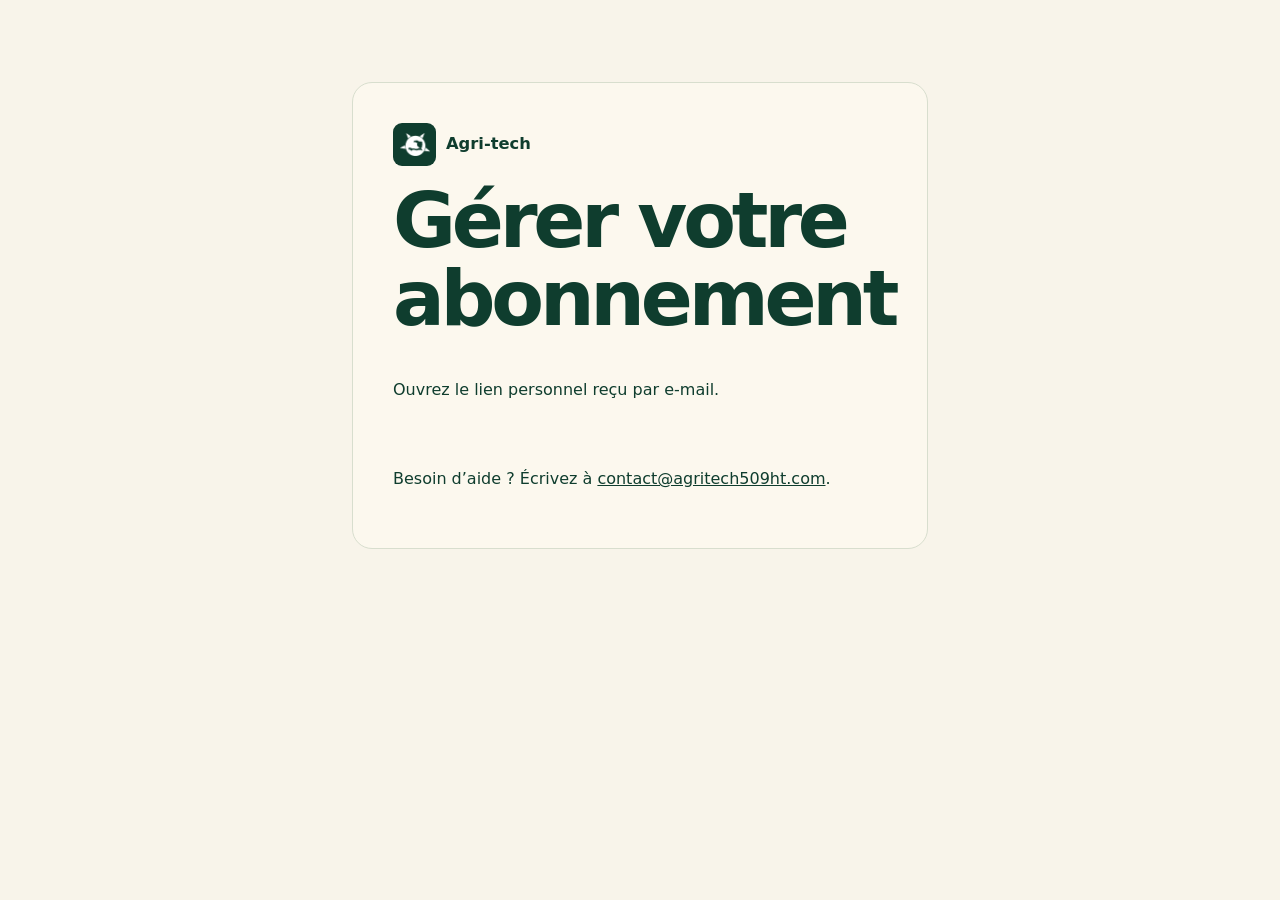
<file: newsletter/index.html>
<!doctype html>
<html lang="fr">
<head>
  <meta charset="utf-8" />
  <meta name="viewport" content="width=device-width, initial-scale=1" />
  <meta name="robots" content="noindex, nofollow" />
  <meta name="referrer" content="no-referrer" />
  <title>Gérer votre abonnement | Agri-tech</title>
  <link rel="stylesheet" href="../css/main.css" />
</head>
<body>
  <main class="section-pad">
    <section class="newsletter-account" aria-labelledby="newsletterActionTitle">
      <a class="newsletter-account-brand" href="../index.html">
        <span class="newsletter-account-brand-mark">
          <img src="../assets/images/logo-agritech.png" alt="" width="127" height="96" />
        </span>
        Agri-tech
      </a>
      <h1 id="newsletterActionTitle">Gérer votre abonnement</h1>
      <p id="newsletterActionDescription">Ouvrez le lien personnel reçu par e-mail.</p>
      <button type="button" class="btn primary" id="newsletterActionSubmit" hidden>Continuer</button>
      <p id="newsletterActionStatus" role="status" aria-live="polite"></p>
      <p>Besoin d’aide ? Écrivez à <a href="mailto:contact@agritech509ht.com">contact@agritech509ht.com</a>.</p>
      <noscript>Activez JavaScript pour gérer votre abonnement.</noscript>
    </section>
  </main>
  <script type="module" src="../js/pages/newsletter-account.js"></script>
</body>
</html>
</file>
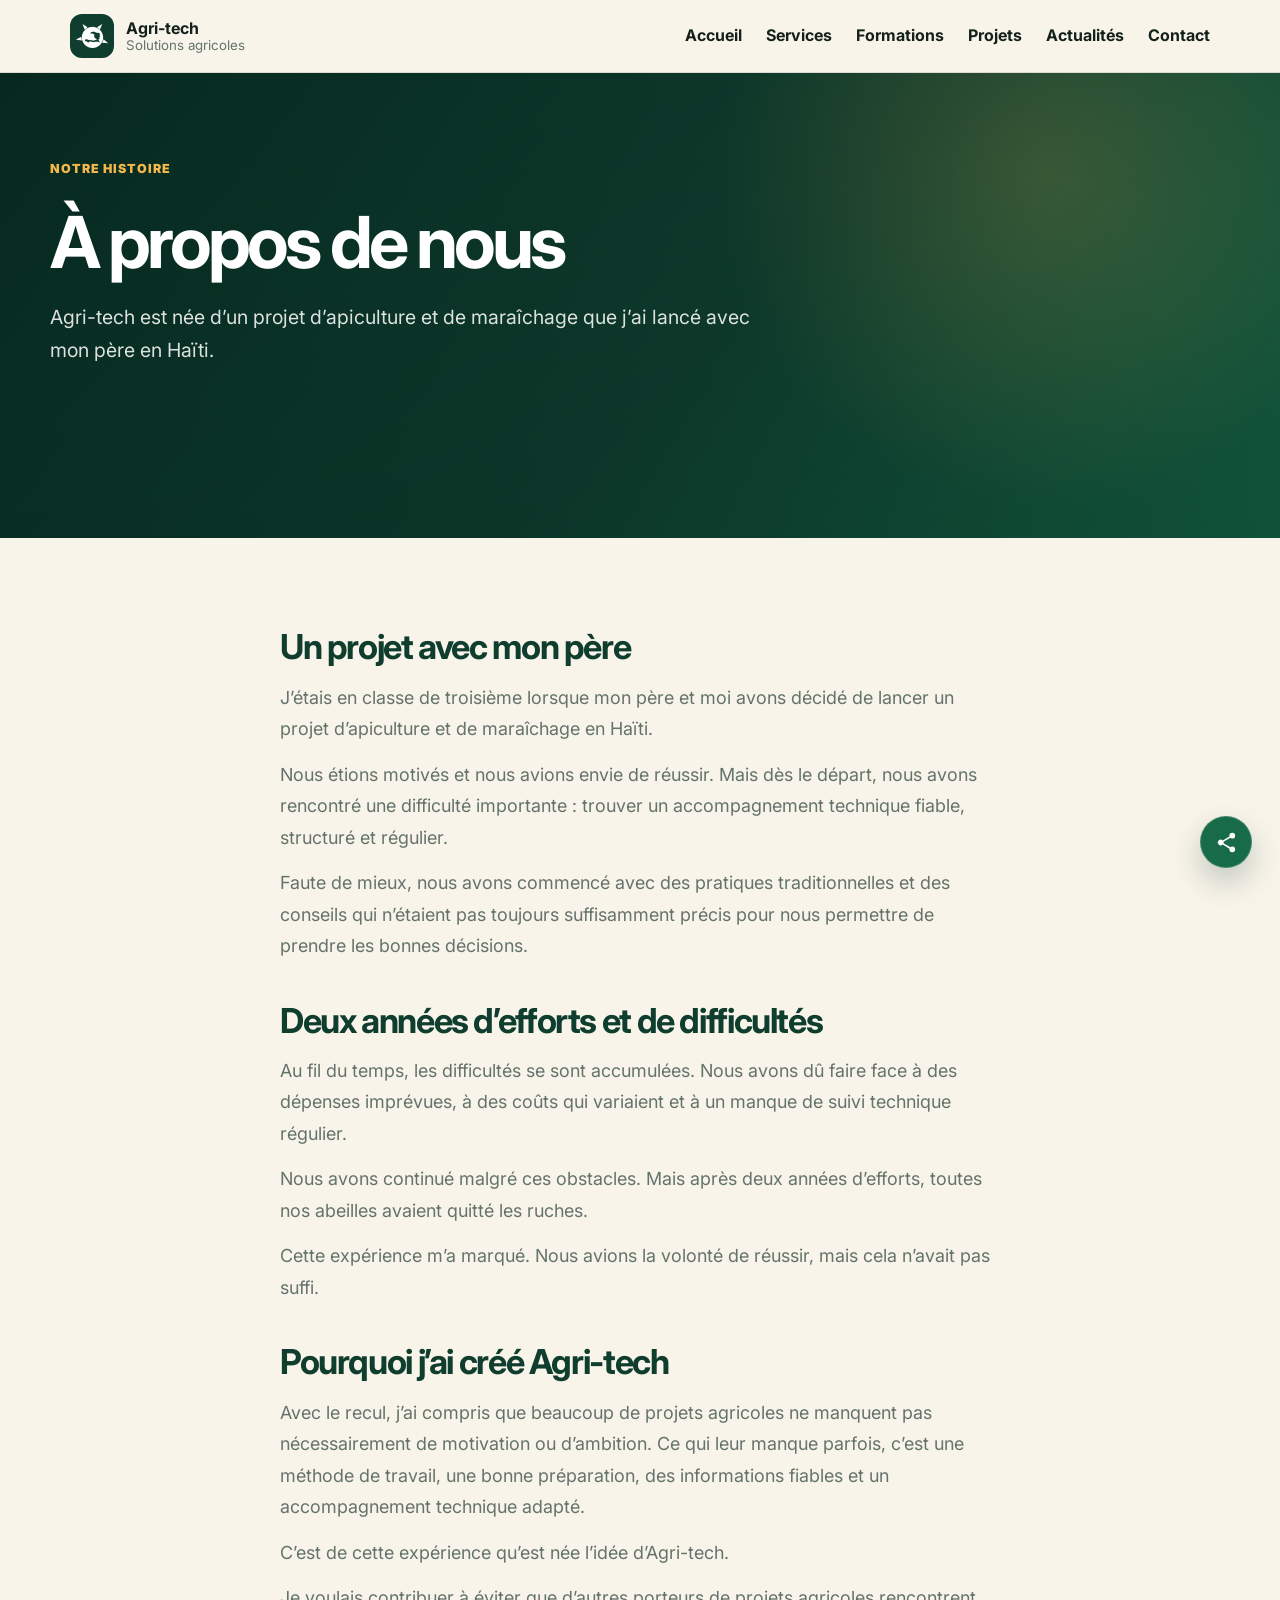
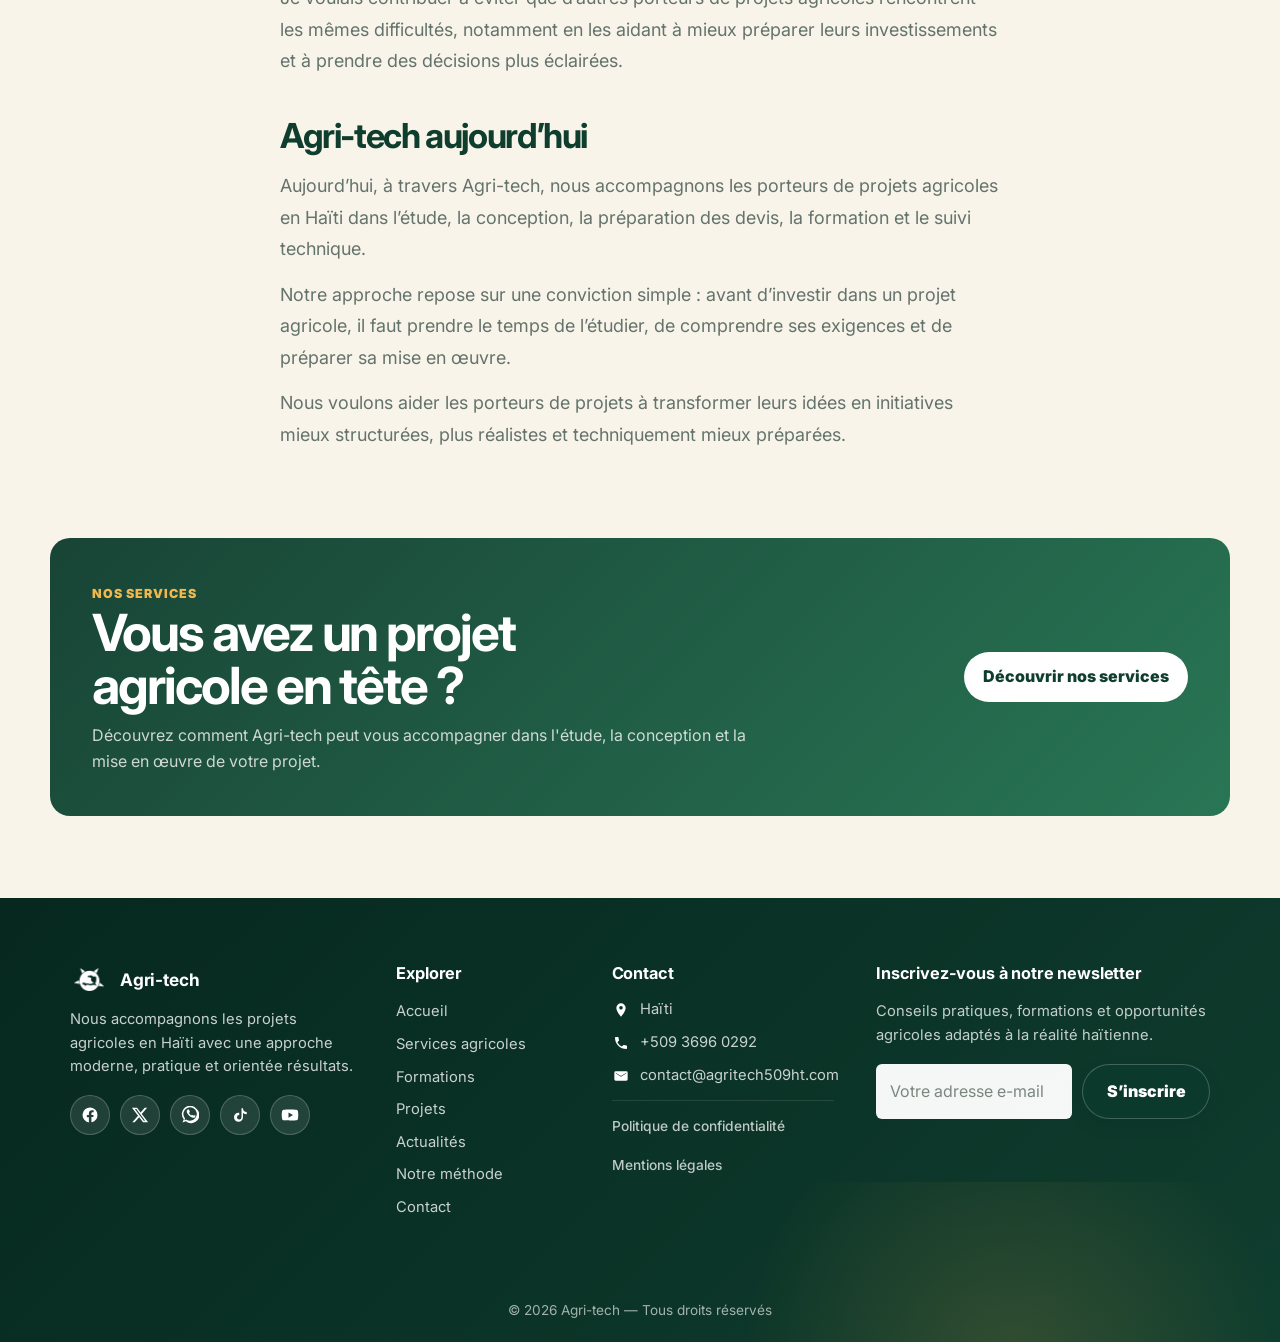
<file: a-propos.html>
<!DOCTYPE html>
<html lang="fr">
<head>
  <meta charset="UTF-8" />
  <meta name="viewport" content="width=device-width, initial-scale=1.0" />
  <meta name="theme-color" content="#0f3d2e" />
  <meta name="robots" content="index, follow" />
  <meta name="description" content="Découvrez comment un projet d’apiculture et de maraîchage en Haïti a donné naissance à Agri-tech." />
  <meta property="og:site_name" content="Agri-tech" />
  <meta property="og:type" content="website" />
  <meta property="og:title" content="À propos de nous | Agri-tech" />
  <meta property="og:description" content="Découvrez comment un projet d’apiculture et de maraîchage en Haïti a donné naissance à Agri-tech." />
  <meta property="og:image" content="https://agritech509ht.com/assets/images/logo-agritech.png" />
  <meta property="og:image:alt" content="Agri-tech - Solutions agricoles en Haïti" />
  <meta property="og:url" content="https://agritech509ht.com/a-propos.html" />
  <meta name="twitter:card" content="summary" />
  <meta name="twitter:title" content="À propos de nous | Agri-tech" />
  <meta name="twitter:description" content="Découvrez comment un projet d’apiculture et de maraîchage en Haïti a donné naissance à Agri-tech." />
  <meta name="twitter:image" content="https://agritech509ht.com/assets/images/logo-agritech.png" />
  <title>À propos de nous | Agri-tech</title>
  <link rel="icon" type="image/png" href="assets/icons/favicon-agritech.png?v=7">
  <link rel="canonical" href="https://agritech509ht.com/a-propos.html" />
  <link rel="preconnect" href="https://fonts.googleapis.com" />
  <link rel="preconnect" href="https://fonts.gstatic.com" crossorigin />
  <link href="https://fonts.googleapis.com/css2?family=Inter:wght@400;500;600;700;800;900&display=swap" rel="stylesheet" />
  <link rel="stylesheet" href="css/main.css" />
</head>
<body>
  <a class="skip-link" href="#main">Aller au contenu principal</a>

  <!-- Navigation générée par node scripts/sync-navbar.mjs -->
  <header class="site-header" id="top">
    <nav class="navbar" aria-label="Navigation principale">
      <a class="brand" href="index.html" aria-label="Retour à l’accueil Agri-tech">
        <span class="brand-mark"><img src="assets/images/logo-agritech.png" alt="" aria-hidden="true" width="127" height="96" decoding="async" /></span>
        <span class="brand-text"><strong>Agri-tech</strong><small>Solutions agricoles</small></span>
      </a>

      <button class="menu-btn" id="menuBtn" type="button" aria-label="Ouvrir le menu" aria-expanded="false" aria-controls="navLinks">
        <span class="menu-icon" aria-hidden="true">
          <span class="menu-line"></span>
          <span class="menu-line"></span>
          <span class="menu-line"></span>
        </span>
      </button>

      <div class="nav-links" id="navLinks">
        <a href="index.html">Accueil</a>
        <a href="services.html">Services</a>
        <a href="formations.html">Formations</a>
        <a href="projets.html">Projets</a>
        <a href="actualites.html">Actualités</a>
        <a href="index.html#leadForm">Contact</a>
      </div>
    </nav>
  </header>

  <main id="main">
    <header class="news-hero about-hero" aria-labelledby="about-title">
      <div class="news-hero-content">
        <span class="eyebrow">Notre histoire</span>
        <h1 id="about-title">À propos de nous</h1>
        <p>Agri-tech est née d’un projet d’apiculture et de maraîchage que j’ai lancé avec mon père en Haïti.</p>
      </div>
    </header>

    <article class="section-pad about-story" aria-label="Le récit du fondateur">
      <section aria-labelledby="about-start">
        <h2 id="about-start">Un projet avec mon père</h2>
        <p>J’étais en classe de troisième lorsque mon père et moi avons décidé de lancer un projet d’apiculture et de maraîchage en Haïti.</p>
        <p>Nous étions motivés et nous avions envie de réussir. Mais dès le départ, nous avons rencontré une difficulté importante : trouver un accompagnement technique fiable, structuré et régulier.</p>
        <p>Faute de mieux, nous avons commencé avec des pratiques traditionnelles et des conseils qui n’étaient pas toujours suffisamment précis pour nous permettre de prendre les bonnes décisions.</p>
      </section>

      <section aria-labelledby="about-lessons">
        <h2 id="about-lessons">Deux années d’efforts et de difficultés</h2>
        <p>Au fil du temps, les difficultés se sont accumulées. Nous avons dû faire face à des dépenses imprévues, à des coûts qui variaient et à un manque de suivi technique régulier.</p>
        <p>Nous avons continué malgré ces obstacles. Mais après deux années d’efforts, toutes nos abeilles avaient quitté les ruches.</p>
        <p>Cette expérience m’a marqué. Nous avions la volonté de réussir, mais cela n’avait pas suffi.</p>
      </section>

      <section aria-labelledby="about-foundation">
        <h2 id="about-foundation">Pourquoi j’ai créé Agri-tech</h2>
        <p>Avec le recul, j’ai compris que beaucoup de projets agricoles ne manquent pas nécessairement de motivation ou d’ambition. Ce qui leur manque parfois, c’est une méthode de travail, une bonne préparation, des informations fiables et un accompagnement technique adapté.</p>
        <p>C’est de cette expérience qu’est née l’idée d’Agri-tech.</p>
        <p>Je voulais contribuer à éviter que d’autres porteurs de projets agricoles rencontrent les mêmes difficultés, notamment en les aidant à mieux préparer leurs investissements et à prendre des décisions plus éclairées.</p>
      </section>

      <section aria-labelledby="about-today">
        <h2 id="about-today">Agri-tech aujourd’hui</h2>
        <p>Aujourd’hui, à travers Agri-tech, nous accompagnons les porteurs de projets agricoles en Haïti dans l’étude, la conception, la préparation des devis, la formation et le suivi technique.</p>
        <p>Notre approche repose sur une conviction simple : avant d’investir dans un projet agricole, il faut prendre le temps de l’étudier, de comprendre ses exigences et de préparer sa mise en œuvre.</p>
        <p>Nous voulons aider les porteurs de projets à transformer leurs idées en initiatives mieux structurées, plus réalistes et techniquement mieux préparées.</p>
      </section>
    </article>

    <section class="section-pad page-cta" aria-labelledby="about-services-title">
      <div>
        <span class="eyebrow">Nos services</span>
        <h2 id="about-services-title">Vous avez un projet agricole en tête ?</h2>
        <p>Découvrez comment Agri-tech peut vous accompagner dans l'étude, la conception et la mise en œuvre de votre projet.</p>
      </div>
      <a href="services.html" class="btn primary">Découvrir nos services</a>
    </section>
  </main>

  <footer class="site-footer">
    <div class="footer-container">
      <div class="footer-col">
        <div class="footer-brand">
          <span class="footer-brand-mark"><img src="assets/images/logo-agritech.png" alt="" aria-hidden="true" width="127" height="96" loading="lazy" decoding="async" /></span>
          <h4>Agri-tech</h4>
        </div>
        <p>Nous accompagnons les projets agricoles en Haïti avec une approche moderne, pratique et orientée résultats.</p>
        <div class="social-links">
          <a href="https://www.facebook.com/share/r/18gXPKBXSw/" rel="noopener noreferrer" aria-label="Facebook"><svg viewBox="0 0 24 24" aria-hidden="true"><path d="M22 12a10 10 0 1 0-11.5 9.9v-7h-2.7v-2.9h2.7V9.8c0-2.7 1.6-4.2 4-4.2 1.2 0 2.4.2 2.4.2v2.6h-1.3c-1.3 0-1.7.8-1.7 1.6v1.9h2.9l-.5 2.9h-2.4v7A10 10 0 0 0 22 12"/></svg></a>
          <a href="https://x.com/agritech509ht" rel="noopener noreferrer" aria-label="X / Twitter"><svg viewBox="0 0 24 24" aria-hidden="true"><path d="M18.2 2.3h3.3l-7.2 8.2 8.5 11.2h-6.7l-5.2-6.8-6 6.8H1.7l7.7-8.8L1.3 2.3h6.8l4.7 6.2 5.4-6.2Zm-1.2 17.5h1.8L7.1 4.1h-2L17 19.8Z"/></svg></a>
          <a href="https://wa.me/message/M562PWBR2VZ4G1" rel="noopener noreferrer" aria-label="WhatsApp"><svg viewBox="0 0 24 24" aria-hidden="true"><path d="M20.5 3.5A11 11 0 0 0 3.7 17.8L2 22l4.4-1.6A11 11 0 1 0 20.5 3.5Zm-8.6 16a8.9 8.9 0 0 1-4.5-1.2l-.3-.2-2.6.9.9-2.5-.2-.3A8.9 8.9 0 1 1 11.9 19.5Zm4.9-6.7c-.3-.2-1.7-.8-2-.9s-.5-.2-.7.2-.8.9-1 .1a7.3 7.3 0 0 1-2.2-2.7c-.2-.4 0-.6.2-.8l.3-.3c.1-.1.2-.2.3-.4s0-.4 0-.6-.7-1.7-1-2.3c-.3-.6-.5-.5-.7-.5h-.6a1.1 1.1 0 0 0-.8.4 3.2 3.2 0 0 0-1 2.4 5.6 5.6 0 0 0 1.2 3c.2.3 2.1 3.2 5 4.5 2.9 1.2 2.9.8 3.4.7.5 0 1.7-.7 1.9-1.4.2-.7.2-1.3.1-1.4-.1-.1-.3-.2-.6-.4Z"/></svg></a>
          <a href="https://www.tiktok.com/@agritech509ht/video/7630120796760902929?is_from_webapp=1&sender_device=pc&web_id=7335186728916895237" rel="noopener noreferrer" aria-label="TikTok"><svg viewBox="0 0 24 24" aria-hidden="true"><path d="M16 3a5 5 0 0 0 5 5v3a8 8 0 0 1-5-1.8V15a6 6 0 1 1-6-6c.3 0 .7 0 1 .1v3a3 3 0 1 0 3 3V3h2Z"/></svg></a>
          <a href="https://youtu.be/6SmNMzOq4Qk?si=heft7CGXD4-MAzHj" rel="noopener noreferrer" aria-label="YouTube"><svg viewBox="0 0 24 24" aria-hidden="true"><path d="M23 12s0-3.5-.5-5.2a2.7 2.7 0 0 0-1.9-1.9C18.8 4.5 12 4.5 12 4.5s-6.8 0-8.6.4a2.7 2.7 0 0 0-1.9 1.9C1 8.5 1 12 1 12s0 3.5.5 5.2a2.7 2.7 0 0 0 1.9 1.9c1.8.4 8.6.4 8.6.4s6.8 0 8.6-.4a2.7 2.7 0 0 0 1.9-1.9C23 15.5 23 12 23 12ZM10 15.5v-7l6 3.5-6 3.5Z"/></svg></a>
        </div>
      </div>

      <div class="footer-col footer-links">
        <h4>Explorer</h4>
        <a href="index.html">Accueil</a>
        <a href="services.html">Services agricoles</a>
        <a href="formations.html">Formations</a>
        <a href="projets.html">Projets</a>
        <a href="actualites.html">Actualités</a>
        <a href="index.html#processus">Notre méthode</a>
        <a href="index.html#leadForm">Contact</a>
      </div>

      <div class="footer-col footer-contact">
        <h4>Contact</h4>
        <div class="contact-list">
          <div class="contact-item"><span class="contact-icon"><svg viewBox="0 0 24 24" aria-hidden="true"><path d="M12 2a7 7 0 0 0-7 7c0 5.2 7 13 7 13s7-7.8 7-13a7 7 0 0 0-7-7Zm0 9.5A2.5 2.5 0 1 1 12 6a2.5 2.5 0 0 1 0 5.5Z"/></svg></span><span>Haïti</span></div>
          <div class="contact-item"><span class="contact-icon"><svg viewBox="0 0 24 24" aria-hidden="true"><path d="M6.6 10.8a15.1 15.1 0 0 0 6.6 6.6l2.2-2.2a1 1 0 0 1 1-.2 11.4 11.4 0 0 0 3.6.6 1 1 0 0 1 1 1V20a1 1 0 0 1-1 1A17 17 0 0 1 3 4a1 1 0 0 1 1-1h3.4a1 1 0 0 1 1 1 11.4 11.4 0 0 0 .6 3.6 1 1 0 0 1-.2 1l-2.2 2.2Z"/></svg></span><a href="tel:+50936960292">+509 3696 0292</a></div>
          <div class="contact-item"><span class="contact-icon"><svg viewBox="0 0 24 24" aria-hidden="true"><path d="M4 5h16a2 2 0 0 1 2 2v10a2 2 0 0 1-2 2H4a2 2 0 0 1-2-2V7a2 2 0 0 1 2-2Zm8 8 8-5V7l-8 5-8-5v1l8 5Z"/></svg></span><a href="mailto:contact@agritech509ht.com">contact@agritech509ht.com</a></div>
        </div>
        <div class="footer-legal-links" aria-label="Liens légaux">
          <a href="politique-confidentialite.html">Politique de confidentialité</a>
          <a href="mentions-legales.html">Mentions légales</a>
        </div>
      </div>

      <div class="footer-col footer-newsletter">
        <h4>Inscrivez-vous à notre newsletter</h4>
        <p id="newsletterDescription">Conseils pratiques, formations et opportunités agricoles adaptés à la réalité haïtienne.</p>
        <form class="newsletter-form" id="newsletterForm" method="post" aria-describedby="newsletterDescription" novalidate>
          <label class="sr-only" for="newsletterEmail">Votre adresse e-mail</label>
          <div class="newsletter-row">
            <input type="email" id="newsletterEmail" maxlength="254" name="newsletter_email" placeholder="Votre adresse e-mail" autocomplete="email" required />
            <button class="btn primary" type="submit" id="newsletterSubmit" disabled>S’inscrire</button>
          </div>
          <noscript>Activez JavaScript pour vous inscrire à la newsletter.</noscript>
          <div class="newsletter-status" id="newsletterStatus" role="status" aria-live="polite" aria-atomic="true"></div>
        </form>
      </div>
    </div>
    <div class="footer-bottom">© 2026 Agri-tech — Tous droits réservés</div>
  </footer>

  <script type="module" src="js/pages/footer-newsletter.js"></script>
  <script type="module">
    import { initMobileMenu } from './js/pages/page-utils.js';
    initMobileMenu();
  </script>
</body>
</html>
</file>
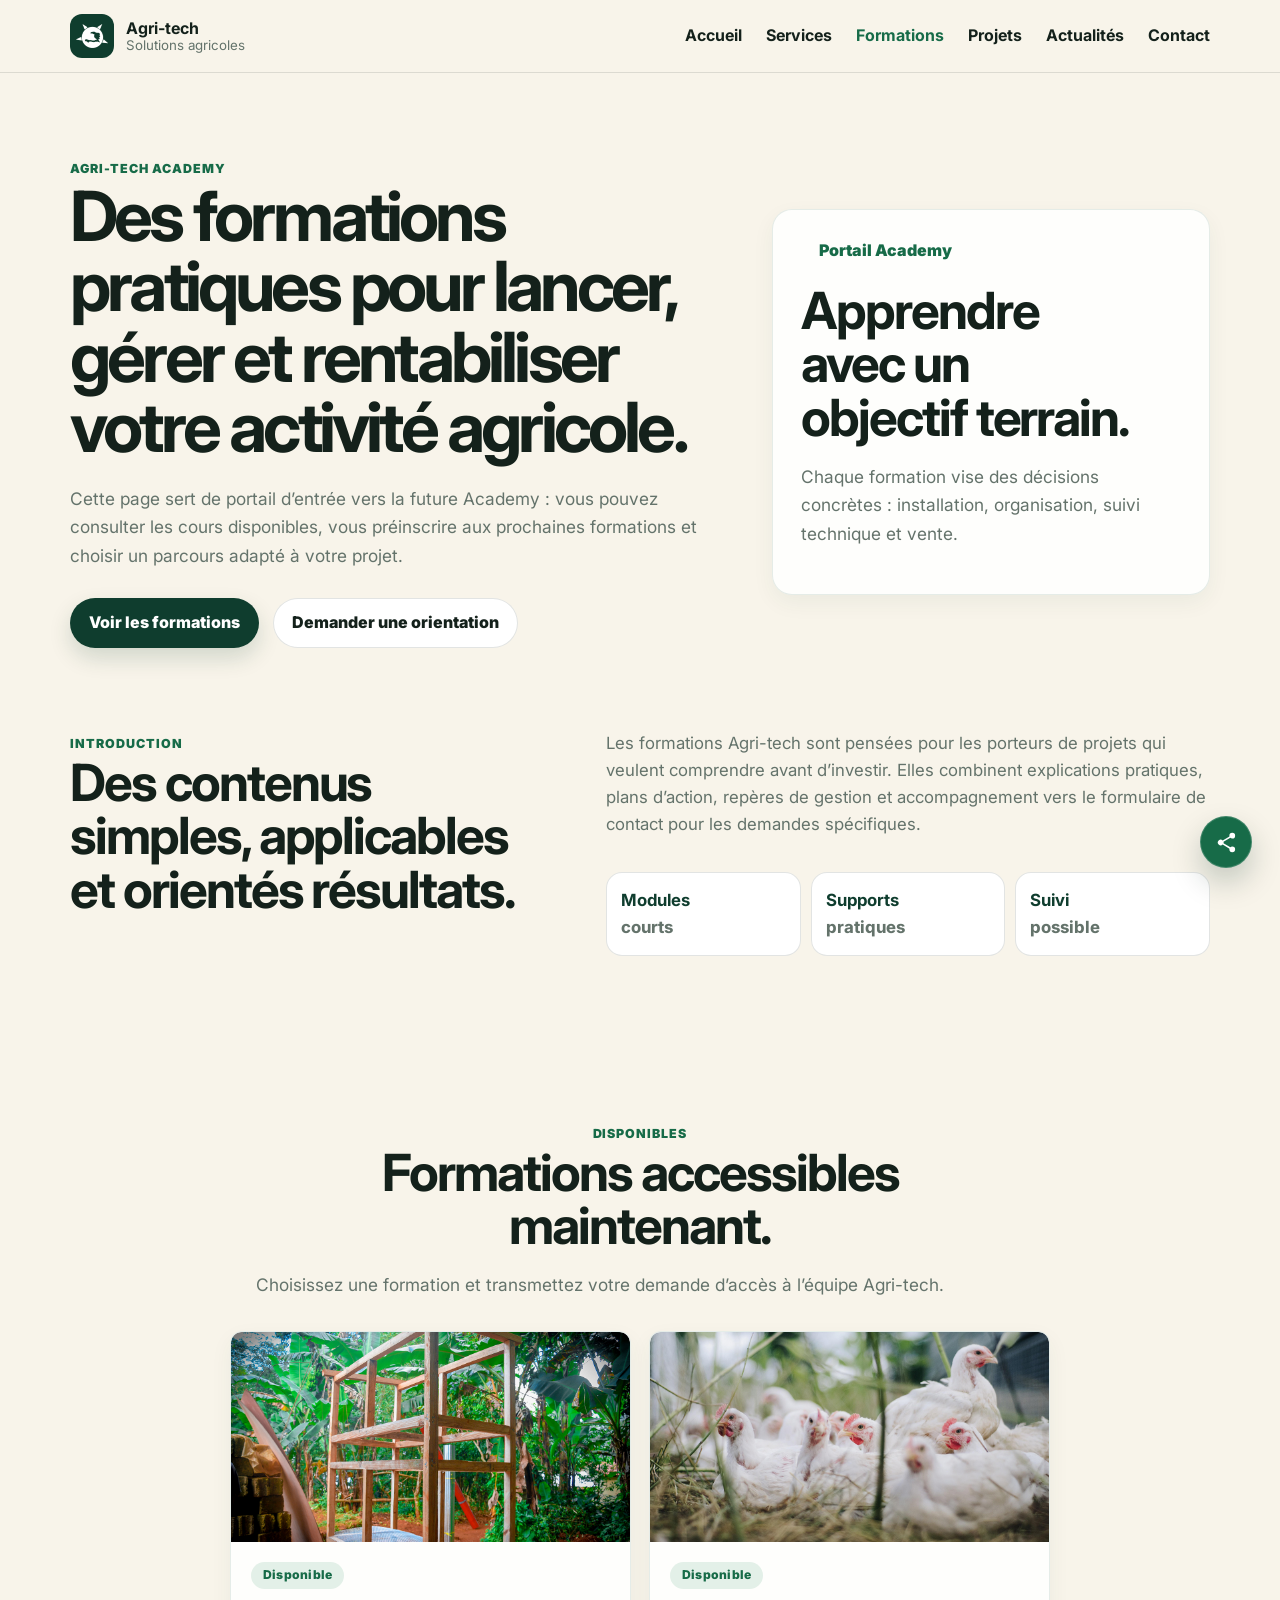
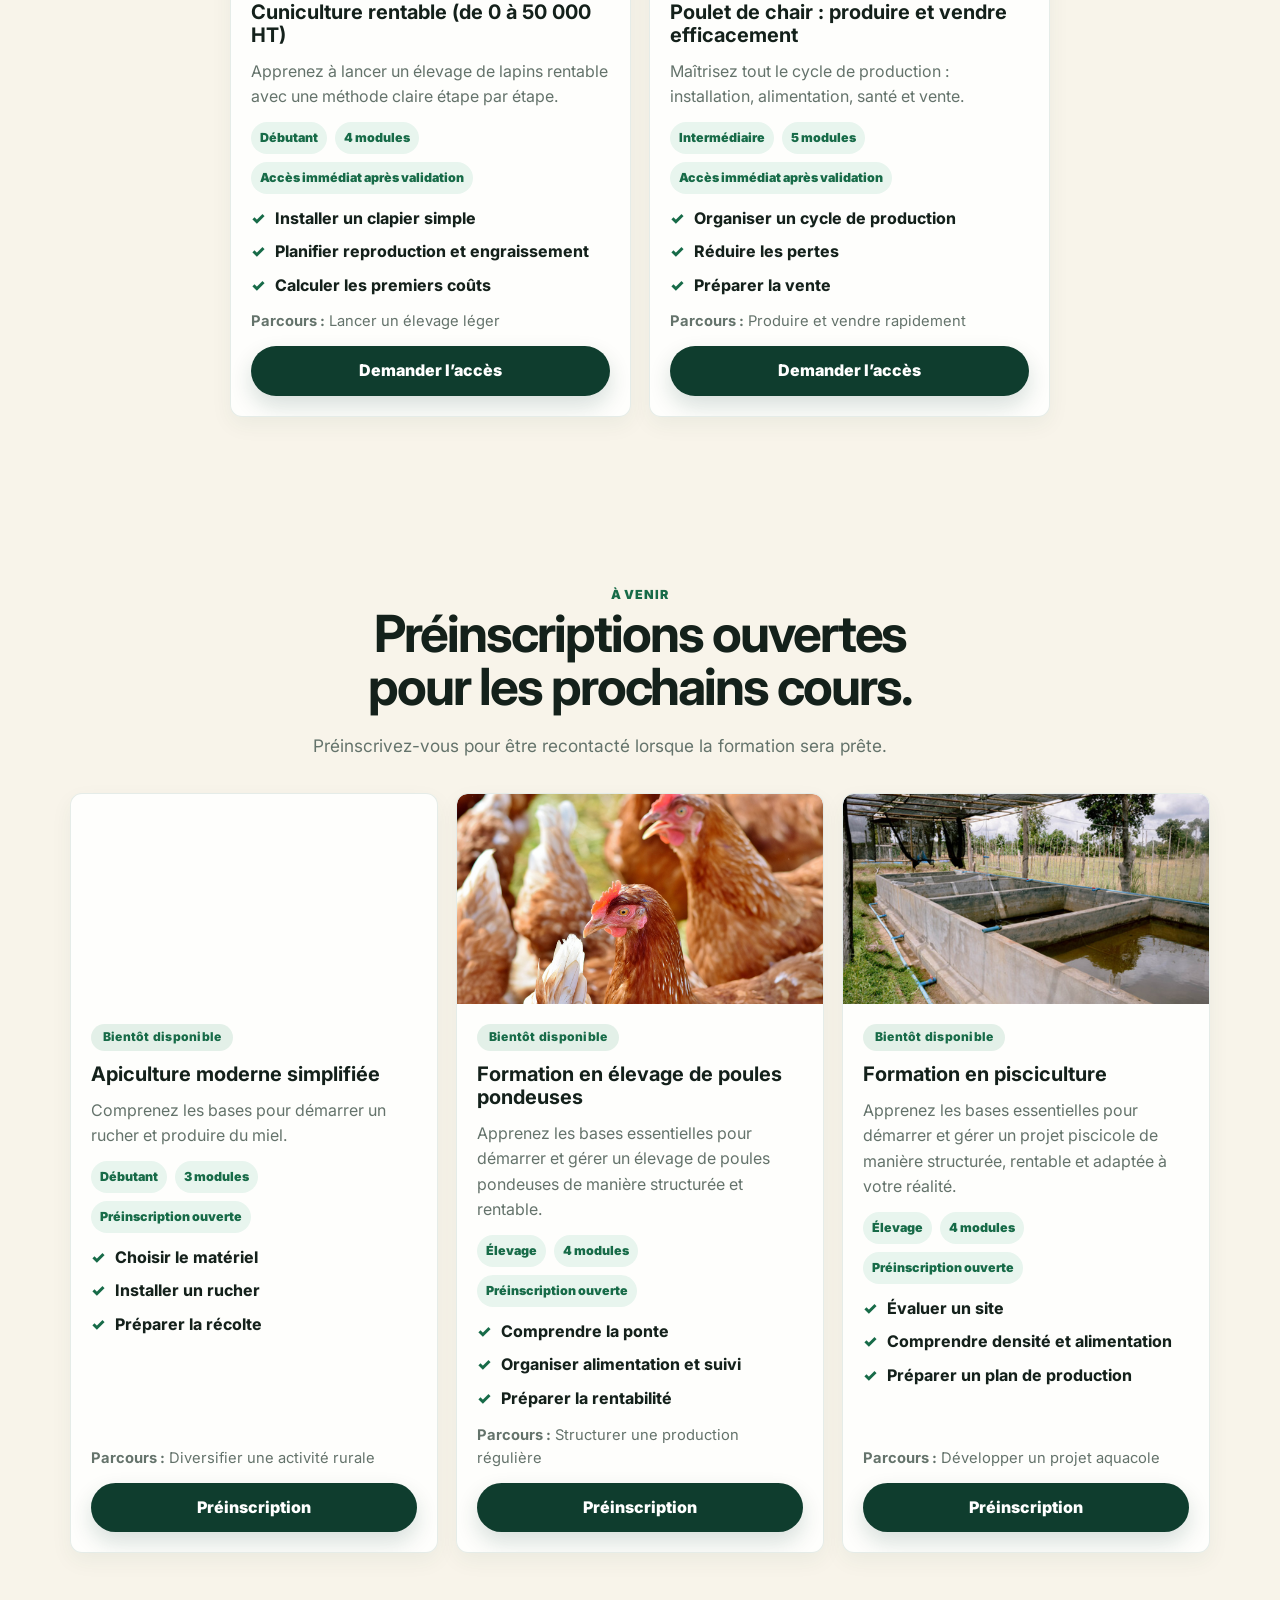
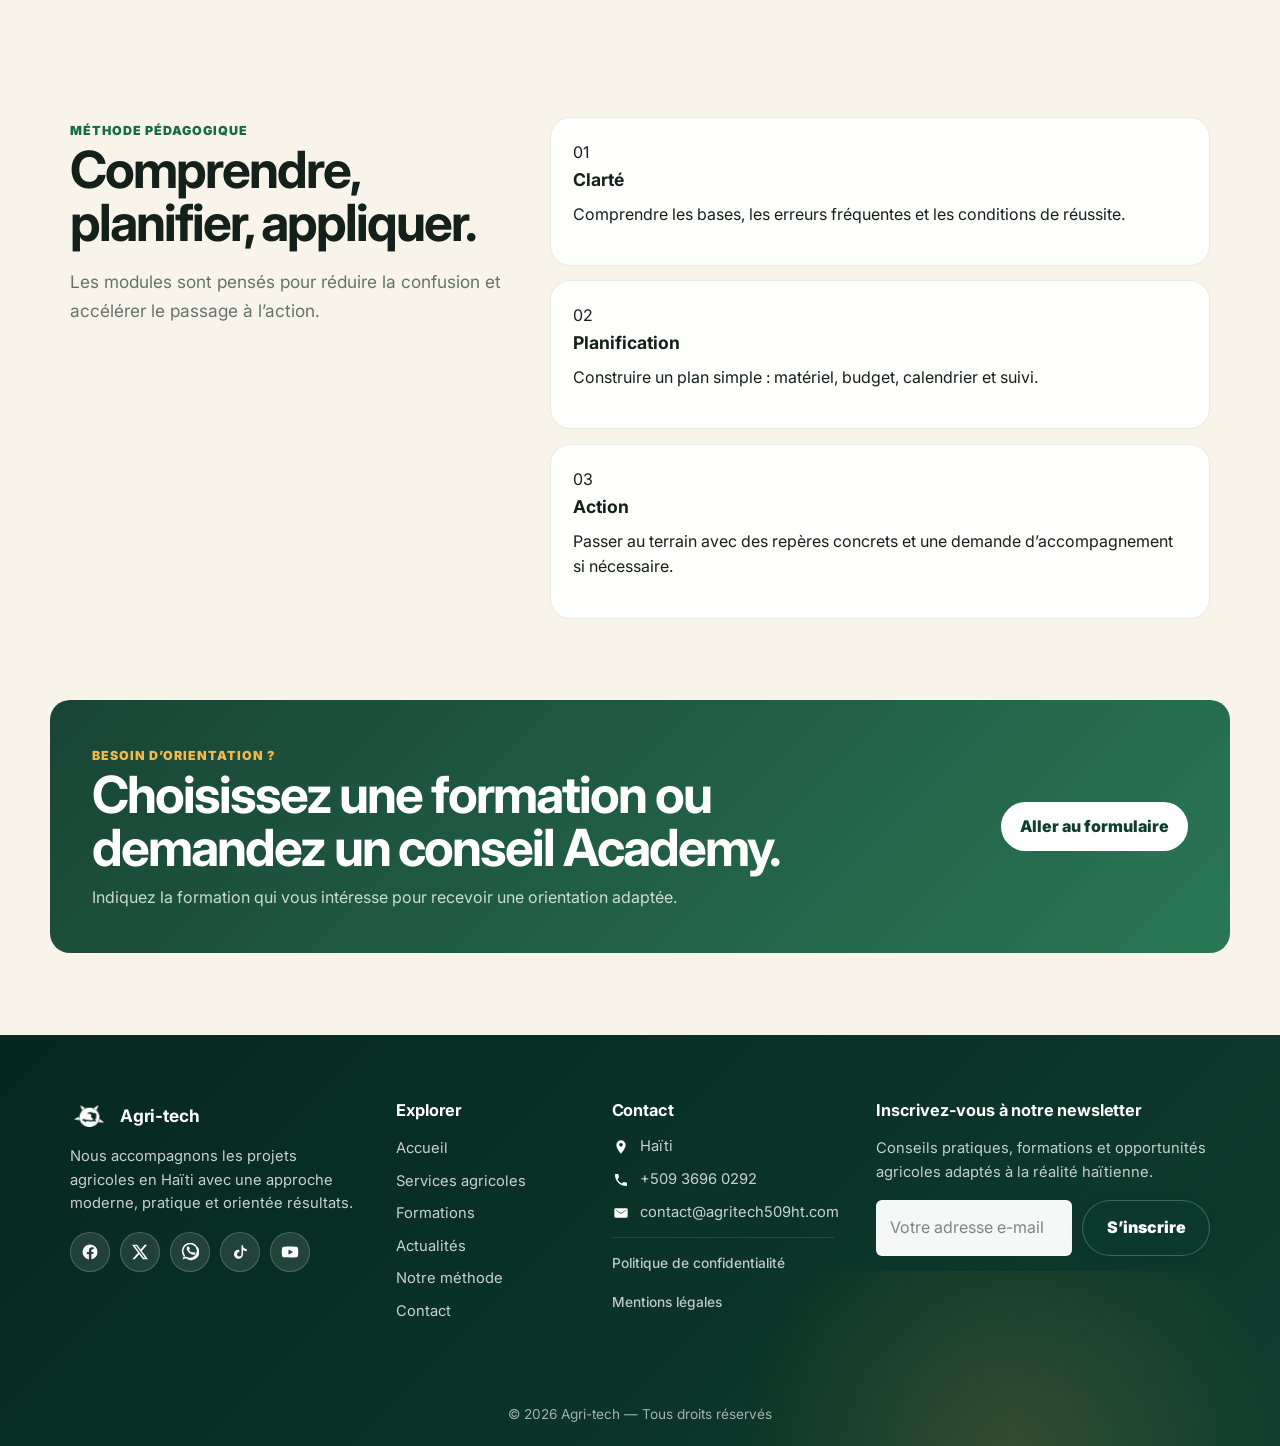
<file: formations.html>
<!DOCTYPE html>
<html lang="fr">
<head>
  <meta charset="UTF-8" />
  <meta name="viewport" content="width=device-width, initial-scale=1.0" />
  <meta name="description" content="Formations Agri-Tech : cours pratiques pour lancer et rentabiliser des activités agricoles, portail d’entrée vers la future Agri-tech Academy." />
  <meta name="theme-color" content="#0f3d2e" />
  <meta name="robots" content="index, follow" />
  <meta property="og:site_name" content="Agri-tech" />
  <meta property="og:type" content="website" />
  <meta property="og:title" content="Formations Agri-tech Academy | Cours agricoles pratiques" />
  <meta property="og:description" content="Formations Agri-tech : cours pratiques pour lancer et rentabiliser des activités agricoles, portail d’entrée vers la future Agri-tech Academy." />
  <meta property="og:image" content="https://agritech509ht.com/assets/images/irrigation.jpg" />
  <meta property="og:image:alt" content="Agri-tech - Solutions agricoles en Haïti" />
  <meta property="og:url" content="https://agritech509ht.com/formations.html" />
  <meta name="twitter:card" content="summary_large_image" />
  <meta name="twitter:title" content="Formations Agri-tech Academy | Cours agricoles pratiques" />
  <meta name="twitter:description" content="Formations Agri-tech : cours pratiques pour lancer et rentabiliser des activités agricoles, portail d’entrée vers la future Agri-tech Academy." />
  <meta name="twitter:image" content="https://agritech509ht.com/assets/images/irrigation.jpg" />
  <title>Formations | Agri-tech Academy</title>
  <link rel="icon" type="image/png" href="assets/icons/favicon-agritech.png?v=7">
  <link rel="canonical" href="https://agritech509ht.com/formations.html" />
  <link rel="preconnect" href="https://fonts.googleapis.com" />
  <link rel="preconnect" href="https://fonts.gstatic.com" crossorigin />
  <link href="https://fonts.googleapis.com/css2?family=Inter:wght@400;500;600;700;800;900&display=swap" rel="stylesheet" />
  <link rel="stylesheet" href="css/main.css" />
</head>
<body>
  <a class="skip-link" href="#main">Aller au contenu principal</a>

  <!-- Navigation générée par node scripts/sync-navbar.mjs -->
  <header class="site-header" id="top">
    <nav class="navbar" aria-label="Navigation principale">
      <a class="brand" href="index.html" aria-label="Retour à l’accueil Agri-tech">
        <span class="brand-mark"><img src="assets/images/logo-agritech.png" alt="" aria-hidden="true" width="127" height="96" decoding="async" /></span>
        <span class="brand-text"><strong>Agri-tech</strong><small>Solutions agricoles</small></span>
      </a>

      <button class="menu-btn" id="menuBtn" type="button" aria-label="Ouvrir le menu" aria-expanded="false" aria-controls="navLinks">
        <span class="menu-icon" aria-hidden="true">
          <span class="menu-line"></span>
          <span class="menu-line"></span>
          <span class="menu-line"></span>
        </span>
      </button>

      <div class="nav-links" id="navLinks">
        <a href="index.html">Accueil</a>
        <a href="services.html">Services</a>
        <a href="formations.html" aria-current="page">Formations</a>
        <a href="projets.html">Projets</a>
        <a href="actualites.html">Actualités</a>
        <a href="index.html#leadForm">Contact</a>
      </div>
    </nav>
  </header>

  <main id="main">
    <section class="hero page-hero section-pad academy-hero">
      <div class="reveal is-visible">
        <span class="eyebrow">Agri-tech Academy</span>
        <h1>Des formations pratiques pour lancer, gérer et rentabiliser votre activité agricole.</h1>
        <p>Cette page sert de portail d’entrée vers la future Academy : vous pouvez consulter les cours disponibles, vous préinscrire aux prochaines formations et choisir un parcours adapté à votre projet.</p>
        <div class="hero-actions">
          <a href="#formations-disponibles" class="btn primary">Voir les formations</a>
          <a href="index.html?need=Formation%20Agri-tech%20Academy#leadForm" class="btn secondary">Demander une orientation</a>
        </div>
      </div>
      <aside class="hero-card reveal is-visible reveal-delay-1">
        <div class="card-top card-top-inset">Portail Academy</div>
        <h2>Apprendre avec un objectif terrain.</h2>
        <p>Chaque formation vise des décisions concrètes : installation, organisation, suivi technique et vente.</p>
      </aside>
    </section>

    <section class="section-pad page-intro reveal">
      <div class="section-head left">
        <span class="eyebrow">Introduction</span>
        <h2>Des contenus simples, applicables et orientés résultats.</h2>
      </div>
      <div class="intro-grid">
        <p>Les formations Agri-tech sont pensées pour les porteurs de projets qui veulent comprendre avant d’investir. Elles combinent explications pratiques, plans d’action, repères de gestion et accompagnement vers le formulaire de contact pour les demandes spécifiques.</p>
        <div class="mini-metrics" aria-label="Points clés des formations">
          <span><strong>Modules</strong> courts</span>
          <span><strong>Supports</strong> pratiques</span>
          <span><strong>Suivi</strong> possible</span>
        </div>
      </div>
    </section>

    <section class="section-pad" id="formations-disponibles">
      <div class="section-head reveal">
        <span class="eyebrow">Disponibles</span>
        <h2>Formations accessibles maintenant.</h2>
        <p>Choisissez une formation et transmettez votre demande d’accès à l’équipe Agri-tech.</p>
      </div>
      <div class="detail-grid two-col" id="availableCourses"></div>
    </section>

    <section class="section-pad" id="formations-a-venir">
      <div class="section-head reveal">
        <span class="eyebrow">À venir</span>
        <h2>Préinscriptions ouvertes pour les prochains cours.</h2>
        <p>Préinscrivez-vous pour être recontacté lorsque la formation sera prête.</p>
      </div>
      <div class="detail-grid" id="upcomingCourses"></div>
    </section>

    <section class="section-pad split-section page-method">
      <div class="section-head left reveal">
        <span class="eyebrow">Méthode pédagogique</span>
        <h2>Comprendre, planifier, appliquer.</h2>
        <p>Les modules sont pensés pour réduire la confusion et accélérer le passage à l’action.</p>
      </div>
      <div class="steps compact-steps">
        <article class="reveal reveal-delay-1"><span>01</span><h3>Clarté</h3><p>Comprendre les bases, les erreurs fréquentes et les conditions de réussite.</p></article>
        <article class="reveal reveal-delay-2"><span>02</span><h3>Planification</h3><p>Construire un plan simple : matériel, budget, calendrier et suivi.</p></article>
        <article class="reveal reveal-delay-3"><span>03</span><h3>Action</h3><p>Passer au terrain avec des repères concrets et une demande d’accompagnement si nécessaire.</p></article>
      </div>
    </section>

    <section class="section-pad page-cta reveal">
      <div>
        <span class="eyebrow">Besoin d’orientation ?</span>
        <h2>Choisissez une formation ou demandez un conseil Academy.</h2>
        <p>Indiquez la formation qui vous intéresse pour recevoir une orientation adaptée.</p>
      </div>
      <a href="index.html?need=Formation%20Agri-tech%20Academy#leadForm" class="btn primary">Aller au formulaire</a>
    </section>
  </main>

  <footer class="site-footer reveal">
    <div class="footer-container">
      <div class="footer-col">
        <div class="footer-brand">
          <span class="footer-brand-mark"><img src="assets/images/logo-agritech.png" alt="" aria-hidden="true" width="127" height="96" loading="lazy" decoding="async" /></span>
          <h4>Agri-tech</h4>
        </div>
        <p>Nous accompagnons les projets agricoles en Haïti avec une approche moderne, pratique et orientée résultats.</p>
        <div class="social-links">
          <a href="https://www.facebook.com/share/r/18gXPKBXSw/" rel="noopener noreferrer" aria-label="Facebook"><svg viewBox="0 0 24 24" aria-hidden="true"><path d="M22 12a10 10 0 1 0-11.5 9.9v-7h-2.7v-2.9h2.7V9.8c0-2.7 1.6-4.2 4-4.2 1.2 0 2.4.2 2.4.2v2.6h-1.3c-1.3 0-1.7.8-1.7 1.6v1.9h2.9l-.5 2.9h-2.4v7A10 10 0 0 0 22 12"/></svg></a>
          <a href="https://x.com/agritech509ht" rel="noopener noreferrer" aria-label="X / Twitter"><svg viewBox="0 0 24 24" aria-hidden="true"><path d="M18.2 2.3h3.3l-7.2 8.2 8.5 11.2h-6.7l-5.2-6.8-6 6.8H1.7l7.7-8.8L1.3 2.3h6.8l4.7 6.2 5.4-6.2Zm-1.2 17.5h1.8L7.1 4.1h-2L17 19.8Z"/></svg></a>
          <a href="https://wa.me/message/M562PWBR2VZ4G1" rel="noopener noreferrer" aria-label="WhatsApp"><svg viewBox="0 0 24 24" aria-hidden="true"><path d="M20.5 3.5A11 11 0 0 0 3.7 17.8L2 22l4.4-1.6A11 11 0 1 0 20.5 3.5Zm-8.6 16a8.9 8.9 0 0 1-4.5-1.2l-.3-.2-2.6.9.9-2.5-.2-.3A8.9 8.9 0 1 1 11.9 19.5Zm4.9-6.7c-.3-.2-1.7-.8-2-.9s-.5-.2-.7.2-.8.9-1 .1a7.3 7.3 0 0 1-2.2-2.7c-.2-.4 0-.6.2-.8l.3-.3c.1-.1.2-.2.3-.4s0-.4 0-.6-.7-1.7-1-2.3c-.3-.6-.5-.5-.7-.5h-.6a1.1 1.1 0 0 0-.8.4 3.2 3.2 0 0 0-1 2.4 5.6 5.6 0 0 0 1.2 3c.2.3 2.1 3.2 5 4.5 2.9 1.2 2.9.8 3.4.7.5 0 1.7-.7 1.9-1.4.2-.7.2-1.3.1-1.4-.1-.1-.3-.2-.6-.4Z"/></svg></a>
          <a href="https://www.tiktok.com/@agritech509ht/video/7630120796760902929?is_from_webapp=1&sender_device=pc&web_id=7335186728916895237" rel="noopener noreferrer" aria-label="TikTok"><svg viewBox="0 0 24 24" aria-hidden="true"><path d="M16 3a5 5 0 0 0 5 5v3a8 8 0 0 1-5-1.8V15a6 6 0 1 1-6-6c.3 0 .7 0 1 .1v3a3 3 0 1 0 3 3V3h2Z"/></svg></a>
          <a href="https://youtu.be/6SmNMzOq4Qk?si=heft7CGXD4-MAzHj" rel="noopener noreferrer" aria-label="YouTube"><svg viewBox="0 0 24 24" aria-hidden="true"><path d="M23 12s0-3.5-.5-5.2a2.7 2.7 0 0 0-1.9-1.9C18.8 4.5 12 4.5 12 4.5s-6.8 0-8.6.4a2.7 2.7 0 0 0-1.9 1.9C1 8.5 1 12 1 12s0 3.5.5 5.2a2.7 2.7 0 0 0 1.9 1.9c1.8.4 8.6.4 8.6.4s6.8 0 8.6-.4a2.7 2.7 0 0 0 1.9-1.9C23 15.5 23 12 23 12ZM10 15.5v-7l6 3.5-6 3.5Z"/></svg></a>
        </div>
      </div>

      <div class="footer-col footer-links">
        <h4>Explorer</h4>
        <a href="index.html">Accueil</a>
        <a href="services.html">Services agricoles</a>
        <a href="formations.html">Formations</a>
        <a href="actualites.html">Actualités</a>
        <a href="index.html#processus">Notre méthode</a>
        <a href="index.html#leadForm">Contact</a>
      </div>

      <div class="footer-col footer-contact">
        <h4>Contact</h4>
        <div class="contact-list">
          <div class="contact-item"><span class="contact-icon"><svg viewBox="0 0 24 24" aria-hidden="true"><path d="M12 2a7 7 0 0 0-7 7c0 5.2 7 13 7 13s7-7.8 7-13a7 7 0 0 0-7-7Zm0 9.5A2.5 2.5 0 1 1 12 6a2.5 2.5 0 0 1 0 5.5Z"/></svg></span><span>Haïti</span></div>
          <div class="contact-item"><span class="contact-icon"><svg viewBox="0 0 24 24" aria-hidden="true"><path d="M6.6 10.8a15.1 15.1 0 0 0 6.6 6.6l2.2-2.2a1 1 0 0 1 1-.2 11.4 11.4 0 0 0 3.6.6 1 1 0 0 1 1 1V20a1 1 0 0 1-1 1A17 17 0 0 1 3 4a1 1 0 0 1 1-1h3.4a1 1 0 0 1 1 1 11.4 11.4 0 0 0 .6 3.6 1 1 0 0 1-.2 1l-2.2 2.2Z"/></svg></span><a href="tel:+50936960292">+509 3696 0292</a></div>
          <div class="contact-item"><span class="contact-icon"><svg viewBox="0 0 24 24" aria-hidden="true"><path d="M4 5h16a2 2 0 0 1 2 2v10a2 2 0 0 1-2 2H4a2 2 0 0 1-2-2V7a2 2 0 0 1 2-2Zm8 8 8-5V7l-8 5-8-5v1l8 5Z"/></svg></span><a href="mailto:contact@agritech509ht.com">contact@agritech509ht.com</a></div>
        </div>
        <div class="footer-legal-links" aria-label="Liens légaux">
          <a href="politique-confidentialite.html">Politique de confidentialité</a>
          <a href="mentions-legales.html">Mentions légales</a>
        </div>
      </div>

      <div class="footer-col footer-newsletter">
        <h4>Inscrivez-vous à notre newsletter</h4>
        <p id="newsletterDescription">Conseils pratiques, formations et opportunités agricoles adaptés à la réalité haïtienne.</p>
        <form class="newsletter-form" id="newsletterForm" method="post" aria-describedby="newsletterDescription" novalidate>
          <label class="sr-only" for="newsletterEmail">Votre adresse e-mail</label>
          <div class="newsletter-row">
            <input type="email" id="newsletterEmail" maxlength="254" name="newsletter_email" placeholder="Votre adresse e-mail" autocomplete="email" required />
            <button class="btn primary" type="submit" id="newsletterSubmit" disabled>S’inscrire</button>
          </div>
          <noscript>Activez JavaScript pour vous inscrire à la newsletter.</noscript>
          <div class="newsletter-status" id="newsletterStatus" role="status" aria-live="polite" aria-atomic="true"></div>
        </form>
      </div>
    </div>
    <div class="footer-bottom">© 2026 Agri-tech — Tous droits réservés</div>
  </footer>

  <script src="js/analytics.js" defer></script>
  <script type="module" src="js/pages/footer-newsletter.js"></script>
  <script type="module" src="js/pages/formations-page.js"></script>
</body>
</html>
</file>
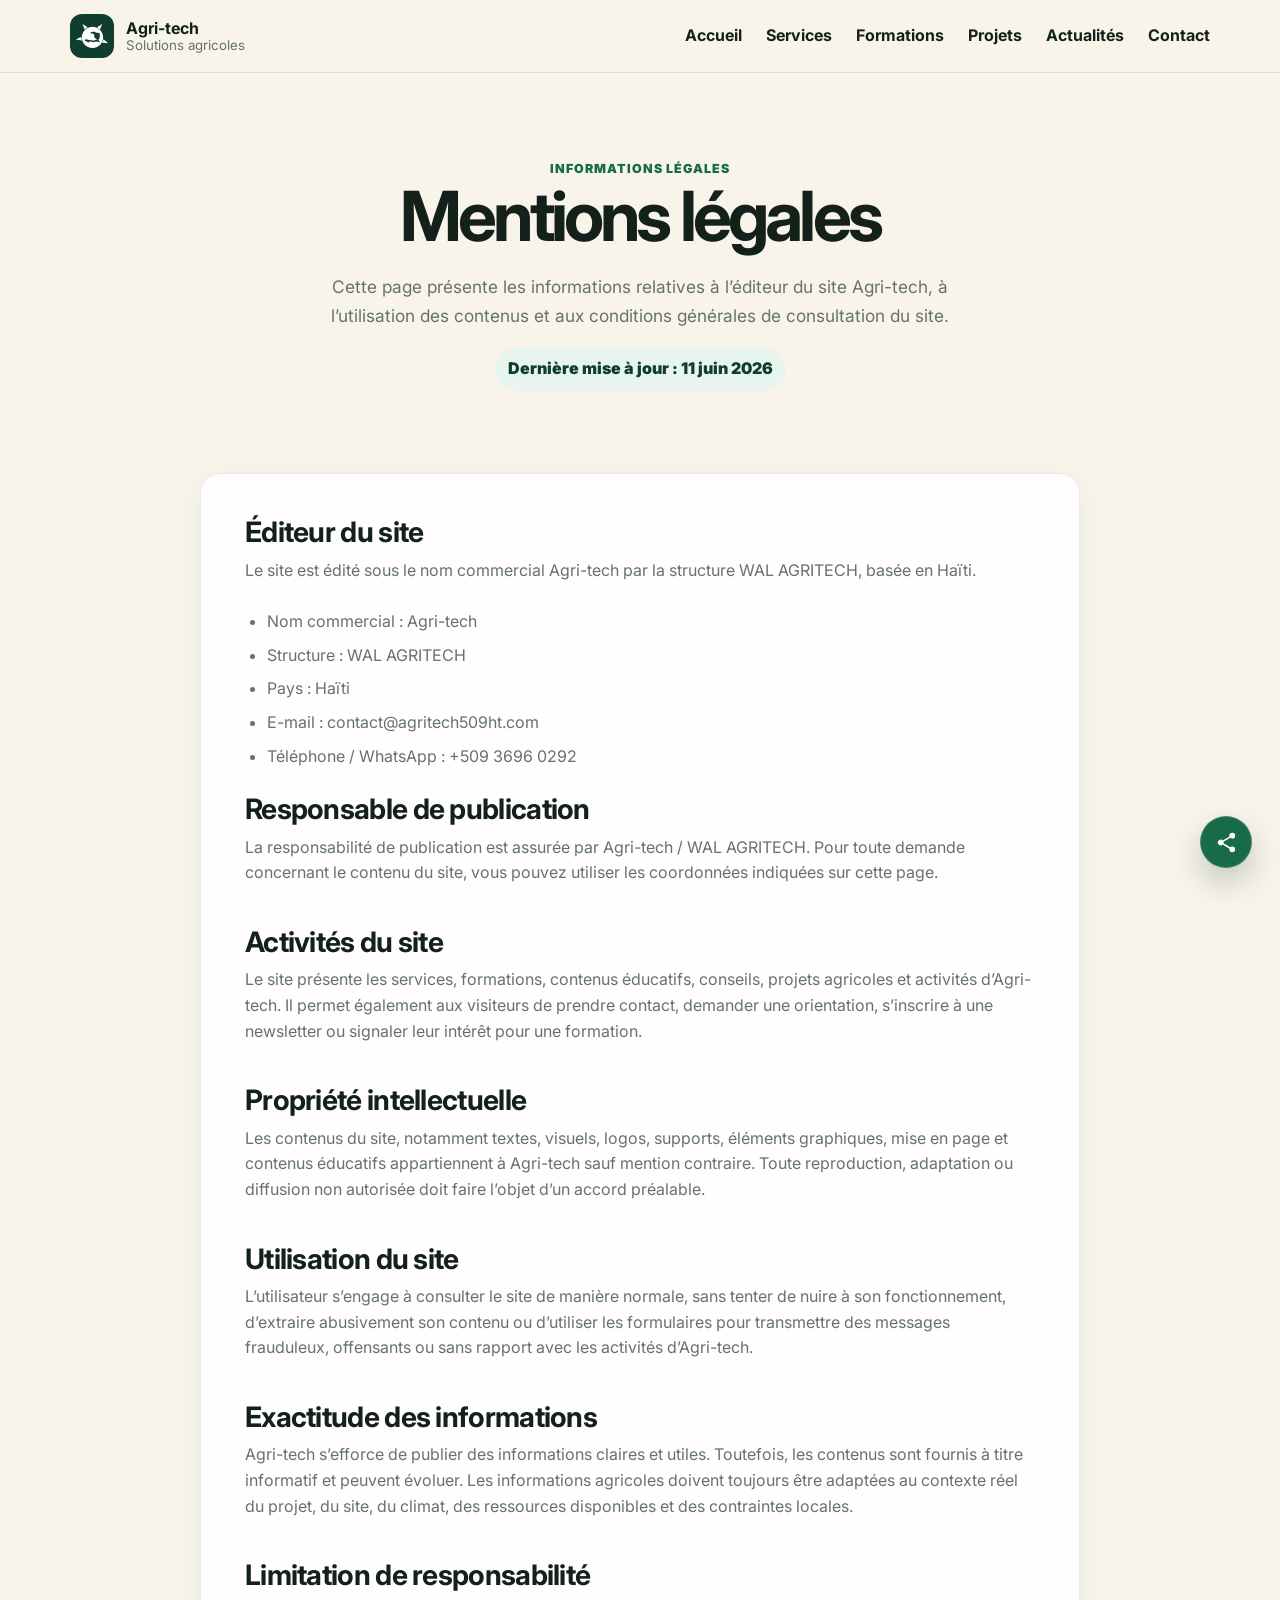
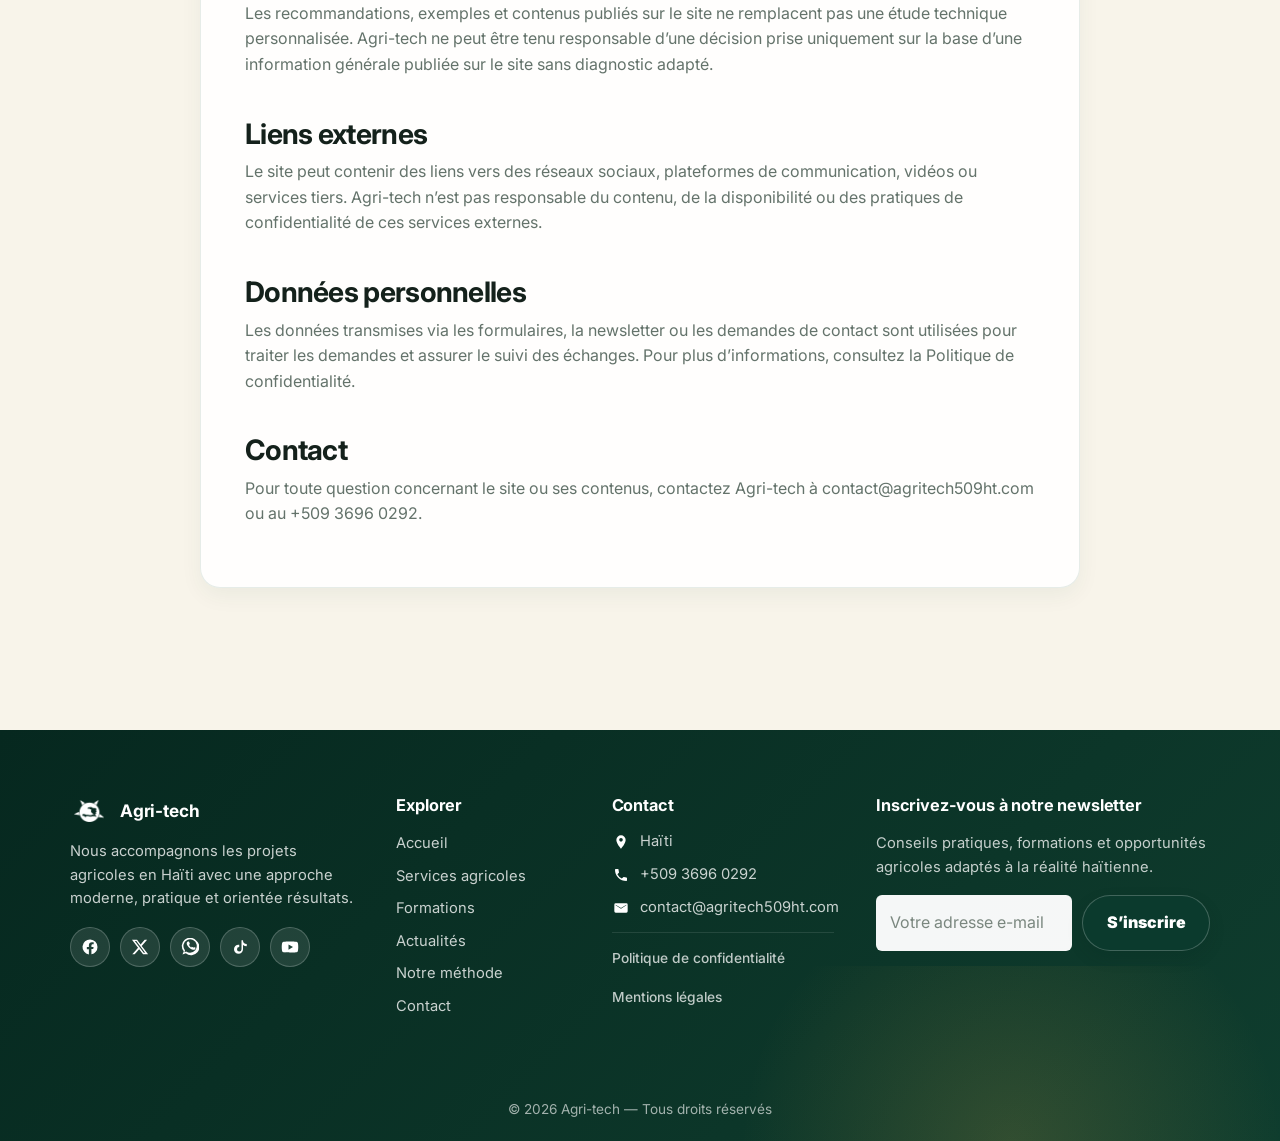
<file: mentions-legales.html>
<!DOCTYPE html>
<html lang="fr">
<head>
  <meta charset="UTF-8" />
  <meta name="viewport" content="width=device-width, initial-scale=1.0" />
  <meta name="theme-color" content="#0f3d2e" />
  <meta name="robots" content="index, follow" />
  <meta name="description" content="Mentions légales du site Agri-tech : éditeur, activités, propriété intellectuelle, données personnelles, responsabilité et contact." />
  <meta property="og:site_name" content="Agri-tech" />
  <meta property="og:type" content="website" />
  <meta property="og:title" content="Mentions légales | Agri-tech" />
  <meta property="og:description" content="Mentions légales du site Agri-tech : éditeur, activités, propriété intellectuelle, données personnelles, responsabilité et contact." />
  <meta property="og:image" content="https://agritech509ht.com/assets/images/irrigation.jpg" />
  <meta property="og:image:alt" content="Agri-tech - Solutions agricoles en Haïti" />
  <meta property="og:url" content="https://agritech509ht.com/mentions-legales.html" />
  <meta name="twitter:card" content="summary_large_image" />
  <meta name="twitter:title" content="Mentions légales | Agri-tech" />
  <meta name="twitter:description" content="Mentions légales du site Agri-tech : éditeur, activités, propriété intellectuelle, données personnelles, responsabilité et contact." />
  <meta name="twitter:image" content="https://agritech509ht.com/assets/images/irrigation.jpg" />
  <title>Mentions légales | Agri-tech</title>
  <link rel="icon" type="image/png" href="assets/icons/favicon-agritech.png?v=7">
  <link rel="canonical" href="https://agritech509ht.com/mentions-legales.html" />
  <link rel="preconnect" href="https://fonts.googleapis.com" />
  <link rel="preconnect" href="https://fonts.gstatic.com" crossorigin />
  <link href="https://fonts.googleapis.com/css2?family=Inter:wght@400;500;600;700;800;900&display=swap" rel="stylesheet" />
  <link rel="stylesheet" href="css/main.css" />
</head>
<body>
  <a class="skip-link" href="#main">Aller au contenu principal</a>

  <!-- Navigation générée par node scripts/sync-navbar.mjs -->
  <header class="site-header" id="top">
    <nav class="navbar" aria-label="Navigation principale">
      <a class="brand" href="index.html" aria-label="Retour à l’accueil Agri-tech">
        <span class="brand-mark"><img src="assets/images/logo-agritech.png" alt="" aria-hidden="true" width="127" height="96" decoding="async" /></span>
        <span class="brand-text"><strong>Agri-tech</strong><small>Solutions agricoles</small></span>
      </a>

      <button class="menu-btn" id="menuBtn" type="button" aria-label="Ouvrir le menu" aria-expanded="false" aria-controls="navLinks">
        <span class="menu-icon" aria-hidden="true">
          <span class="menu-line"></span>
          <span class="menu-line"></span>
          <span class="menu-line"></span>
        </span>
      </button>

      <div class="nav-links" id="navLinks">
        <a href="index.html">Accueil</a>
        <a href="services.html">Services</a>
        <a href="formations.html">Formations</a>
        <a href="projets.html">Projets</a>
        <a href="actualites.html">Actualités</a>
        <a href="index.html#leadForm">Contact</a>
      </div>
    </nav>
  </header>

  <main id="main">
    <section class="hero page-hero legal-hero section-pad">
      <div class="reveal is-visible">
        <span class="eyebrow">Informations légales</span>
        <h1>Mentions légales</h1>
        <p>Cette page présente les informations relatives à l’éditeur du site Agri-tech, à l’utilisation des contenus et aux conditions générales de consultation du site.</p>
        <span class="legal-meta">Dernière mise à jour : 11 juin 2026</span>
      </div>

    </section>

    <section class="section-pad legal-layout">
      <div class="legal-card reveal">
        <section class="legal-section">
          <h2>Éditeur du site</h2>
          <p>Le site est édité sous le nom commercial Agri-tech par la structure WAL AGRITECH, basée en Haïti.</p>
          <ul>
            <li>Nom commercial : Agri-tech</li>
            <li>Structure : WAL AGRITECH</li>
            <li>Pays : Haïti</li>
            <li>E-mail : <a href="mailto:contact@agritech509ht.com">contact@agritech509ht.com</a></li>
            <li>Téléphone / WhatsApp : <a href="tel:+50936960292">+509 3696 0292</a></li>
          </ul>
        </section>
        <section class="legal-section">
          <h2>Responsable de publication</h2>
          <p>La responsabilité de publication est assurée par Agri-tech / WAL AGRITECH. Pour toute demande concernant le contenu du site, vous pouvez utiliser les coordonnées indiquées sur cette page.</p>
        </section>
        <section class="legal-section">
          <h2>Activités du site</h2>
          <p>Le site présente les services, formations, contenus éducatifs, conseils, projets agricoles et activités d’Agri-tech. Il permet également aux visiteurs de prendre contact, demander une orientation, s’inscrire à une newsletter ou signaler leur intérêt pour une formation.</p>
        </section>
        <section class="legal-section">
          <h2>Propriété intellectuelle</h2>
          <p>Les contenus du site, notamment textes, visuels, logos, supports, éléments graphiques, mise en page et contenus éducatifs appartiennent à Agri-tech sauf mention contraire. Toute reproduction, adaptation ou diffusion non autorisée doit faire l’objet d’un accord préalable.</p>
        </section>
        <section class="legal-section">
          <h2>Utilisation du site</h2>
          <p>L’utilisateur s’engage à consulter le site de manière normale, sans tenter de nuire à son fonctionnement, d’extraire abusivement son contenu ou d’utiliser les formulaires pour transmettre des messages frauduleux, offensants ou sans rapport avec les activités d’Agri-tech.</p>
        </section>
        <section class="legal-section">
          <h2>Exactitude des informations</h2>
          <p>Agri-tech s’efforce de publier des informations claires et utiles. Toutefois, les contenus sont fournis à titre informatif et peuvent évoluer. Les informations agricoles doivent toujours être adaptées au contexte réel du projet, du site, du climat, des ressources disponibles et des contraintes locales.</p>
        </section>
        <section class="legal-section">
          <h2>Limitation de responsabilité</h2>
          <p>Les recommandations, exemples et contenus publiés sur le site ne remplacent pas une étude technique personnalisée. Agri-tech ne peut être tenu responsable d’une décision prise uniquement sur la base d’une information générale publiée sur le site sans diagnostic adapté.</p>
        </section>
        <section class="legal-section">
          <h2>Liens externes</h2>
          <p>Le site peut contenir des liens vers des réseaux sociaux, plateformes de communication, vidéos ou services tiers. Agri-tech n’est pas responsable du contenu, de la disponibilité ou des pratiques de confidentialité de ces services externes.</p>
        </section>
        <section class="legal-section">
          <h2>Données personnelles</h2>
          <p>Les données transmises via les formulaires, la newsletter ou les demandes de contact sont utilisées pour traiter les demandes et assurer le suivi des échanges. Pour plus d’informations, consultez la <a href="politique-confidentialite.html">Politique de confidentialité</a>.</p>
        </section>
        <section class="legal-section">
          <h2>Contact</h2>
          <p>Pour toute question concernant le site ou ses contenus, contactez Agri-tech à <a href="mailto:contact@agritech509ht.com">contact@agritech509ht.com</a> ou au <a href="tel:+50936960292">+509 3696 0292</a>.</p>
        </section>
      </div>
    </section>
  </main>

  <footer class="site-footer reveal">
    <div class="footer-container">
      <div class="footer-col">
        <div class="footer-brand">
          <span class="footer-brand-mark"><img src="assets/images/logo-agritech.png" alt="" aria-hidden="true" width="127" height="96" loading="lazy" decoding="async" /></span>
          <h4>Agri-tech</h4>
        </div>
        <p>Nous accompagnons les projets agricoles en Haïti avec une approche moderne, pratique et orientée résultats.</p>
        <div class="social-links">
          <a href="https://www.facebook.com/share/r/18gXPKBXSw/" rel="noopener noreferrer" aria-label="Facebook"><svg viewBox="0 0 24 24" aria-hidden="true"><path d="M22 12a10 10 0 1 0-11.5 9.9v-7h-2.7v-2.9h2.7V9.8c0-2.7 1.6-4.2 4-4.2 1.2 0 2.4.2 2.4.2v2.6h-1.3c-1.3 0-1.7.8-1.7 1.6v1.9h2.9l-.5 2.9h-2.4v7A10 10 0 0 0 22 12"/></svg></a>
          <a href="https://x.com/agritech509ht" rel="noopener noreferrer" aria-label="X / Twitter"><svg viewBox="0 0 24 24" aria-hidden="true"><path d="M18.2 2.3h3.3l-7.2 8.2 8.5 11.2h-6.7l-5.2-6.8-6 6.8H1.7l7.7-8.8L1.3 2.3h6.8l4.7 6.2 5.4-6.2Zm-1.2 17.5h1.8L7.1 4.1h-2L17 19.8Z"/></svg></a>
          <a href="https://wa.me/message/M562PWBR2VZ4G1" rel="noopener noreferrer" aria-label="WhatsApp"><svg viewBox="0 0 24 24" aria-hidden="true"><path d="M20.5 3.5A11 11 0 0 0 3.7 17.8L2 22l4.4-1.6A11 11 0 1 0 20.5 3.5Zm-8.6 16a8.9 8.9 0 0 1-4.5-1.2l-.3-.2-2.6.9.9-2.5-.2-.3A8.9 8.9 0 1 1 11.9 19.5Zm4.9-6.7c-.3-.2-1.7-.8-2-.9s-.5-.2-.7.2-.8.9-1 .1a7.3 7.3 0 0 1-2.2-2.7c-.2-.4 0-.6.2-.8l.3-.3c.1-.1.2-.2.3-.4s0-.4 0-.6-.7-1.7-1-2.3c-.3-.6-.5-.5-.7-.5h-.6a1.1 1.1 0 0 0-.8.4 3.2 3.2 0 0 0-1 2.4 5.6 5.6 0 0 0 1.2 3c.2.3 2.1 3.2 5 4.5 2.9 1.2 2.9.8 3.4.7.5 0 1.7-.7 1.9-1.4.2-.7.2-1.3.1-1.4-.1-.1-.3-.2-.6-.4Z"/></svg></a>
          <a href="https://www.tiktok.com/@agritech509ht/video/7630120796760902929?is_from_webapp=1&sender_device=pc&web_id=7335186728916895237" rel="noopener noreferrer" aria-label="TikTok"><svg viewBox="0 0 24 24" aria-hidden="true"><path d="M16 3a5 5 0 0 0 5 5v3a8 8 0 0 1-5-1.8V15a6 6 0 1 1-6-6c.3 0 .7 0 1 .1v3a3 3 0 1 0 3 3V3h2Z"/></svg></a>
          <a href="https://youtu.be/6SmNMzOq4Qk?si=heft7CGXD4-MAzHj" rel="noopener noreferrer" aria-label="YouTube"><svg viewBox="0 0 24 24" aria-hidden="true"><path d="M23 12s0-3.5-.5-5.2a2.7 2.7 0 0 0-1.9-1.9C18.8 4.5 12 4.5 12 4.5s-6.8 0-8.6.4a2.7 2.7 0 0 0-1.9 1.9C1 8.5 1 12 1 12s0 3.5.5 5.2a2.7 2.7 0 0 0 1.9 1.9c1.8.4 8.6.4 8.6.4s6.8 0 8.6-.4a2.7 2.7 0 0 0 1.9-1.9C23 15.5 23 12 23 12ZM10 15.5v-7l6 3.5-6 3.5Z"/></svg></a>
        </div>
      </div>

      <div class="footer-col footer-links">
        <h4>Explorer</h4>
        <a href="index.html">Accueil</a>
        <a href="services.html">Services agricoles</a>
        <a href="formations.html">Formations</a>
        <a href="actualites.html">Actualités</a>
        <a href="index.html#processus">Notre méthode</a>
        <a href="index.html#leadForm">Contact</a>
      </div>

      <div class="footer-col footer-contact">
        <h4>Contact</h4>
        <div class="contact-list">
          <div class="contact-item"><span class="contact-icon"><svg viewBox="0 0 24 24" aria-hidden="true"><path d="M12 2a7 7 0 0 0-7 7c0 5.2 7 13 7 13s7-7.8 7-13a7 7 0 0 0-7-7Zm0 9.5A2.5 2.5 0 1 1 12 6a2.5 2.5 0 0 1 0 5.5Z"/></svg></span><span>Haïti</span></div>
          <div class="contact-item"><span class="contact-icon"><svg viewBox="0 0 24 24" aria-hidden="true"><path d="M6.6 10.8a15.1 15.1 0 0 0 6.6 6.6l2.2-2.2a1 1 0 0 1 1-.2 11.4 11.4 0 0 0 3.6.6 1 1 0 0 1 1 1V20a1 1 0 0 1-1 1A17 17 0 0 1 3 4a1 1 0 0 1 1-1h3.4a1 1 0 0 1 1 1 11.4 11.4 0 0 0 .6 3.6 1 1 0 0 1-.2 1l-2.2 2.2Z"/></svg></span><a href="tel:+50936960292">+509 3696 0292</a></div>
          <div class="contact-item"><span class="contact-icon"><svg viewBox="0 0 24 24" aria-hidden="true"><path d="M4 5h16a2 2 0 0 1 2 2v10a2 2 0 0 1-2 2H4a2 2 0 0 1-2-2V7a2 2 0 0 1 2-2Zm8 8 8-5V7l-8 5-8-5v1l8 5Z"/></svg></span><a href="mailto:contact@agritech509ht.com">contact@agritech509ht.com</a></div>
        </div>
        <div class="footer-legal-links" aria-label="Liens légaux">
          <a href="politique-confidentialite.html">Politique de confidentialité</a>
          <a href="mentions-legales.html">Mentions légales</a>
        </div>
      </div>

      <div class="footer-col footer-newsletter">
        <h4>Inscrivez-vous à notre newsletter</h4>
        <p id="newsletterDescription">Conseils pratiques, formations et opportunités agricoles adaptés à la réalité haïtienne.</p>
        <form class="newsletter-form" id="newsletterForm" method="post" aria-describedby="newsletterDescription" novalidate>
          <label class="sr-only" for="newsletterEmail">Votre adresse e-mail</label>
          <div class="newsletter-row">
            <input type="email" id="newsletterEmail" maxlength="254" name="newsletter_email" placeholder="Votre adresse e-mail" autocomplete="email" required />
            <button class="btn primary" type="submit" id="newsletterSubmit" disabled>S’inscrire</button>
          </div>
          <noscript>Activez JavaScript pour vous inscrire à la newsletter.</noscript>
          <div class="newsletter-status" id="newsletterStatus" role="status" aria-live="polite" aria-atomic="true"></div>
        </form>
      </div>
    </div>
    <div class="footer-bottom">© 2026 Agri-tech — Tous droits réservés</div>
  </footer>

  <script src="js/analytics.js" defer></script>
  <script type="module" src="js/pages/footer-newsletter.js"></script>
  <script type="module" src="js/pages/legal-page.js"></script>
</body>
</html>
</file>
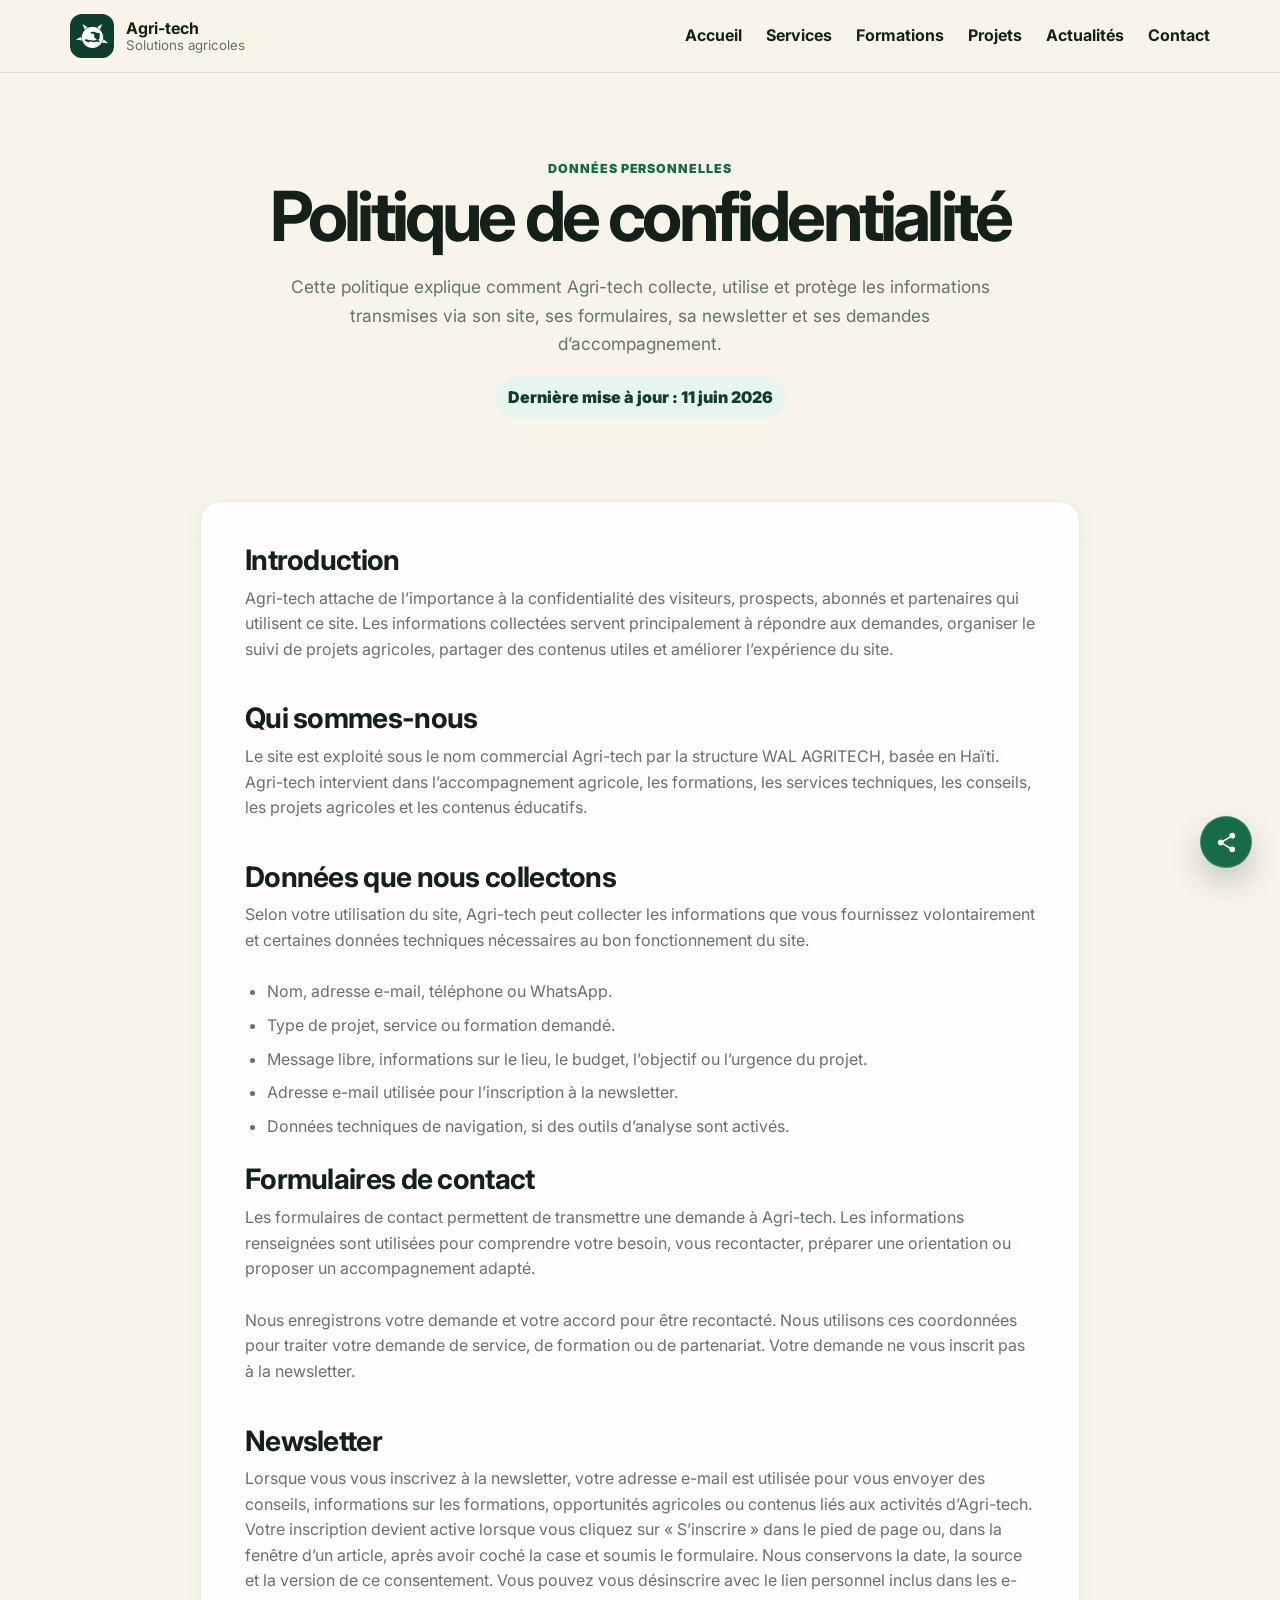
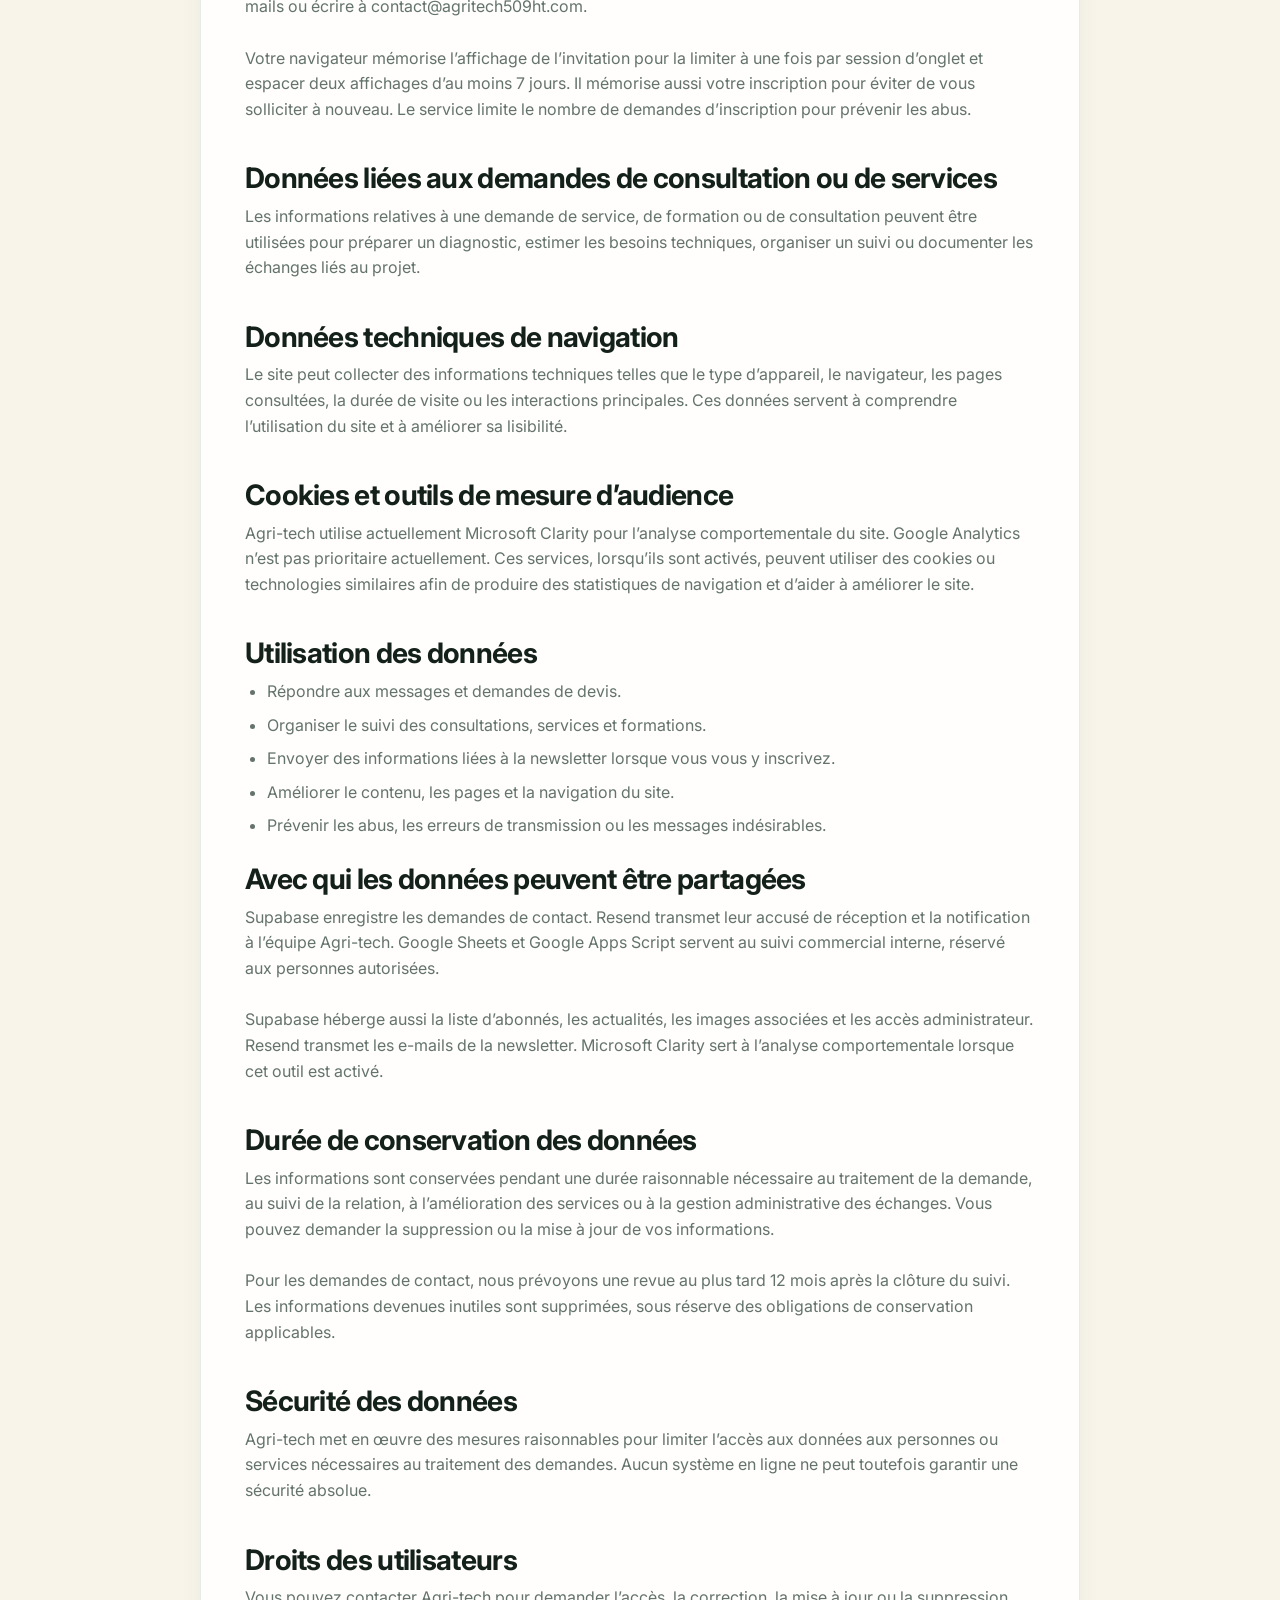
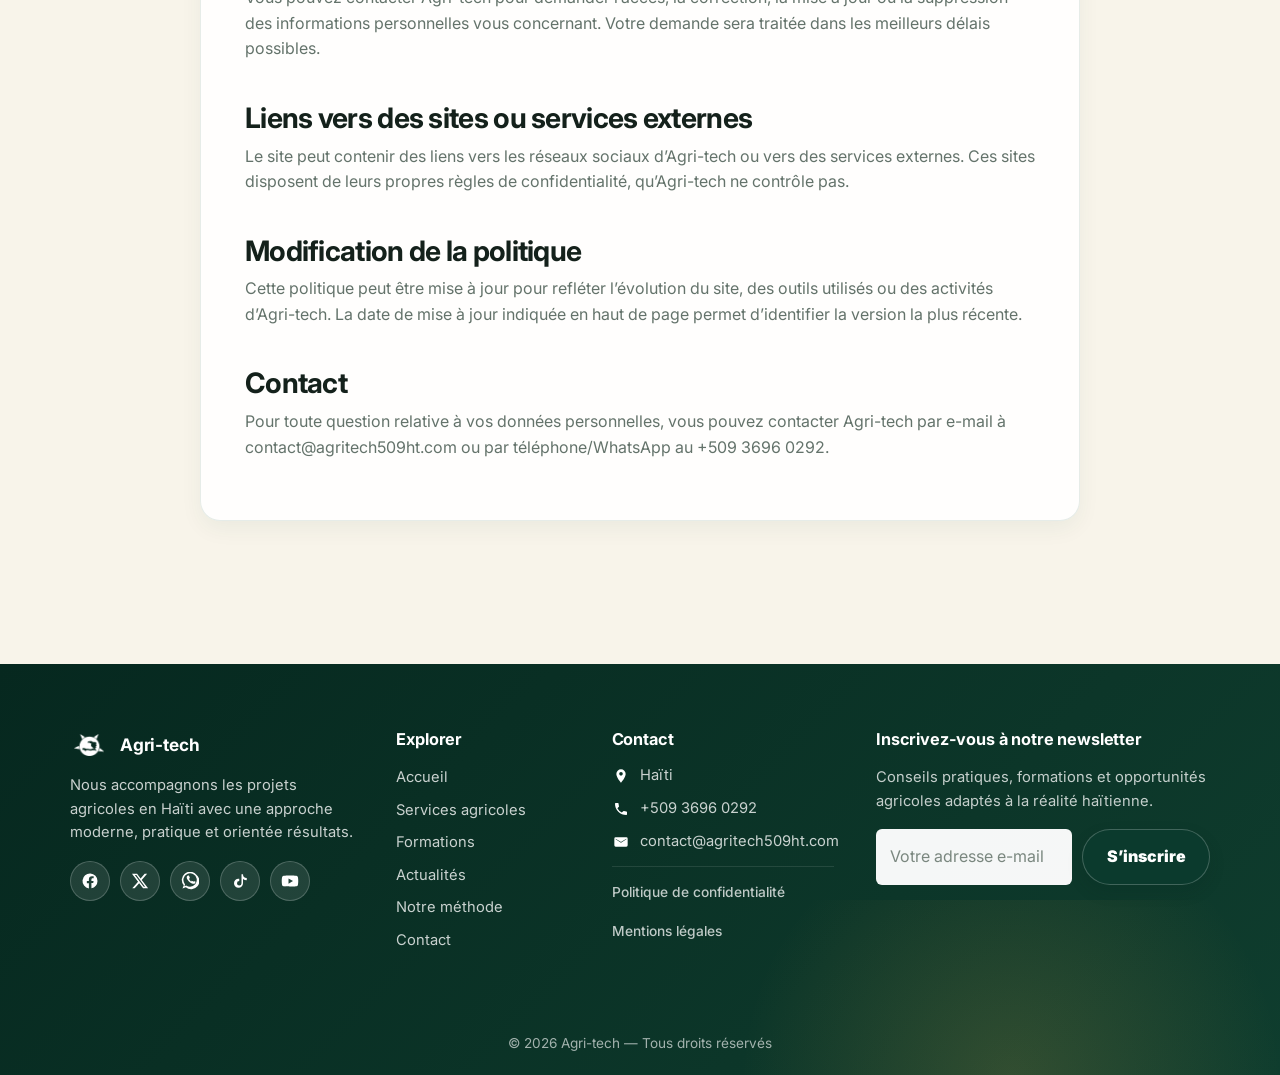
<file: politique-confidentialite.html>
<!DOCTYPE html>
<html lang="fr">
<head>
  <meta charset="UTF-8" />
  <meta name="viewport" content="width=device-width, initial-scale=1.0" />
  <meta name="theme-color" content="#0f3d2e" />
  <meta name="robots" content="index, follow" />
  <meta name="description" content="Politique de confidentialité Agri-tech : collecte, utilisation, partage et protection des données personnelles liées aux formulaires, services, formations et newsletter." />
  <meta property="og:site_name" content="Agri-tech" />
  <meta property="og:type" content="website" />
  <meta property="og:title" content="Politique de confidentialité | Agri-tech" />
  <meta property="og:description" content="Politique de confidentialité Agri-tech : collecte, utilisation, partage et protection des données personnelles liées aux formulaires, services, formations et newsletter." />
  <meta property="og:image" content="https://agritech509ht.com/assets/images/irrigation.jpg" />
  <meta property="og:image:alt" content="Agri-tech - Solutions agricoles en Haïti" />
  <meta property="og:url" content="https://agritech509ht.com/politique-confidentialite.html" />
  <meta name="twitter:card" content="summary_large_image" />
  <meta name="twitter:title" content="Politique de confidentialité | Agri-tech" />
  <meta name="twitter:description" content="Politique de confidentialité Agri-tech : collecte, utilisation, partage et protection des données personnelles liées aux formulaires, services, formations et newsletter." />
  <meta name="twitter:image" content="https://agritech509ht.com/assets/images/irrigation.jpg" />
  <title>Politique de confidentialité | Agri-tech</title>
  <link rel="icon" type="image/png" href="assets/icons/favicon-agritech.png?v=7">
  <link rel="canonical" href="https://agritech509ht.com/politique-confidentialite.html" />
  <link rel="preconnect" href="https://fonts.googleapis.com" />
  <link rel="preconnect" href="https://fonts.gstatic.com" crossorigin />
  <link href="https://fonts.googleapis.com/css2?family=Inter:wght@400;500;600;700;800;900&display=swap" rel="stylesheet" />
  <link rel="stylesheet" href="css/main.css" />
</head>
<body>
  <a class="skip-link" href="#main">Aller au contenu principal</a>

  <!-- Navigation générée par node scripts/sync-navbar.mjs -->
  <header class="site-header" id="top">
    <nav class="navbar" aria-label="Navigation principale">
      <a class="brand" href="index.html" aria-label="Retour à l’accueil Agri-tech">
        <span class="brand-mark"><img src="assets/images/logo-agritech.png" alt="" aria-hidden="true" width="127" height="96" decoding="async" /></span>
        <span class="brand-text"><strong>Agri-tech</strong><small>Solutions agricoles</small></span>
      </a>

      <button class="menu-btn" id="menuBtn" type="button" aria-label="Ouvrir le menu" aria-expanded="false" aria-controls="navLinks">
        <span class="menu-icon" aria-hidden="true">
          <span class="menu-line"></span>
          <span class="menu-line"></span>
          <span class="menu-line"></span>
        </span>
      </button>

      <div class="nav-links" id="navLinks">
        <a href="index.html">Accueil</a>
        <a href="services.html">Services</a>
        <a href="formations.html">Formations</a>
        <a href="projets.html">Projets</a>
        <a href="actualites.html">Actualités</a>
        <a href="index.html#leadForm">Contact</a>
      </div>
    </nav>
  </header>

  <main id="main">
    <section class="hero page-hero legal-hero section-pad">
      <div class="reveal is-visible">
        <span class="eyebrow">Données personnelles</span>
        <h1>Politique de confidentialité</h1>
        <p>Cette politique explique comment Agri-tech collecte, utilise et protège les informations transmises via son site, ses formulaires, sa newsletter et ses demandes d’accompagnement.</p>
        <span class="legal-meta">Dernière mise à jour : 11 juin 2026</span>
      </div>

    </section>

    <section class="section-pad legal-layout">
      <div class="legal-card reveal">
        <section class="legal-section">
          <h2>Introduction</h2>
          <p>Agri-tech attache de l’importance à la confidentialité des visiteurs, prospects, abonnés et partenaires qui utilisent ce site. Les informations collectées servent principalement à répondre aux demandes, organiser le suivi de projets agricoles, partager des contenus utiles et améliorer l’expérience du site.</p>
        </section>
        <section class="legal-section">
          <h2>Qui sommes-nous</h2>
          <p>Le site est exploité sous le nom commercial Agri-tech par la structure WAL AGRITECH, basée en Haïti. Agri-tech intervient dans l’accompagnement agricole, les formations, les services techniques, les conseils, les projets agricoles et les contenus éducatifs.</p>
        </section>
        <section class="legal-section">
          <h2>Données que nous collectons</h2>
          <p>Selon votre utilisation du site, Agri-tech peut collecter les informations que vous fournissez volontairement et certaines données techniques nécessaires au bon fonctionnement du site.</p>
          <ul>
            <li>Nom, adresse e-mail, téléphone ou WhatsApp.</li>
            <li>Type de projet, service ou formation demandé.</li>
            <li>Message libre, informations sur le lieu, le budget, l’objectif ou l’urgence du projet.</li>
            <li>Adresse e-mail utilisée pour l’inscription à la newsletter.</li>
            <li>Données techniques de navigation, si des outils d’analyse sont activés.</li>
          </ul>
        </section>
        <section class="legal-section">
          <h2>Formulaires de contact</h2>
          <p>Les formulaires de contact permettent de transmettre une demande à Agri-tech. Les informations renseignées sont utilisées pour comprendre votre besoin, vous recontacter, préparer une orientation ou proposer un accompagnement adapté.</p>
          <p>Nous enregistrons votre demande et votre accord pour être recontacté. Nous utilisons ces coordonnées pour traiter votre demande de service, de formation ou de partenariat. Votre demande ne vous inscrit pas à la newsletter.</p>
        </section>
        <section class="legal-section">
          <h2>Newsletter</h2>
          <p>Lorsque vous vous inscrivez à la newsletter, votre adresse e-mail est utilisée pour vous envoyer des conseils, informations sur les formations, opportunités agricoles ou contenus liés aux activités d’Agri-tech. Votre inscription devient active lorsque vous cliquez sur « S’inscrire » dans le pied de page ou, dans la fenêtre d’un article, après avoir coché la case et soumis le formulaire. Nous conservons la date, la source et la version de ce consentement. Vous pouvez vous désinscrire avec le lien personnel inclus dans les e-mails ou écrire à <a href="mailto:contact@agritech509ht.com?subject=D%C3%A9sinscription%20newsletter">contact@agritech509ht.com</a>.</p>
          <p>Votre navigateur mémorise l’affichage de l’invitation pour la limiter à une fois par session d’onglet et espacer deux affichages d’au moins 7 jours. Il mémorise aussi votre inscription pour éviter de vous solliciter à nouveau. Le service limite le nombre de demandes d’inscription pour prévenir les abus.</p>
        </section>
        <section class="legal-section">
          <h2>Données liées aux demandes de consultation ou de services</h2>
          <p>Les informations relatives à une demande de service, de formation ou de consultation peuvent être utilisées pour préparer un diagnostic, estimer les besoins techniques, organiser un suivi ou documenter les échanges liés au projet.</p>
        </section>
        <section class="legal-section">
          <h2>Données techniques de navigation</h2>
          <p>Le site peut collecter des informations techniques telles que le type d’appareil, le navigateur, les pages consultées, la durée de visite ou les interactions principales. Ces données servent à comprendre l’utilisation du site et à améliorer sa lisibilité.</p>
        </section>
        <section class="legal-section">
          <h2>Cookies et outils de mesure d’audience</h2>
          <p>Agri-tech utilise actuellement Microsoft Clarity pour l’analyse comportementale du site. Google Analytics n’est pas prioritaire actuellement. Ces services, lorsqu’ils sont activés, peuvent utiliser des cookies ou technologies similaires afin de produire des statistiques de navigation et d’aider à améliorer le site.</p>
        </section>
        <section class="legal-section">
          <h2>Utilisation des données</h2>
          <ul>
            <li>Répondre aux messages et demandes de devis.</li>
            <li>Organiser le suivi des consultations, services et formations.</li>
            <li>Envoyer des informations liées à la newsletter lorsque vous vous y inscrivez.</li>
            <li>Améliorer le contenu, les pages et la navigation du site.</li>
            <li>Prévenir les abus, les erreurs de transmission ou les messages indésirables.</li>
          </ul>
        </section>
        <section class="legal-section">
          <h2>Avec qui les données peuvent être partagées</h2>
          <p>Supabase enregistre les demandes de contact. Resend transmet leur accusé de réception et la notification à l’équipe Agri-tech. Google Sheets et Google Apps Script servent au suivi commercial interne, réservé aux personnes autorisées.</p>
          <p>Supabase héberge aussi la liste d’abonnés, les actualités, les images associées et les accès administrateur. Resend transmet les e-mails de la newsletter. Microsoft Clarity sert à l’analyse comportementale lorsque cet outil est activé.</p>
        </section>
        <section class="legal-section">
          <h2>Durée de conservation des données</h2>
          <p>Les informations sont conservées pendant une durée raisonnable nécessaire au traitement de la demande, au suivi de la relation, à l’amélioration des services ou à la gestion administrative des échanges. Vous pouvez demander la suppression ou la mise à jour de vos informations.</p>
          <p>Pour les demandes de contact, nous prévoyons une revue au plus tard 12 mois après la clôture du suivi. Les informations devenues inutiles sont supprimées, sous réserve des obligations de conservation applicables.</p>
        </section>
        <section class="legal-section">
          <h2>Sécurité des données</h2>
          <p>Agri-tech met en œuvre des mesures raisonnables pour limiter l’accès aux données aux personnes ou services nécessaires au traitement des demandes. Aucun système en ligne ne peut toutefois garantir une sécurité absolue.</p>
        </section>
        <section class="legal-section">
          <h2>Droits des utilisateurs</h2>
          <p>Vous pouvez contacter Agri-tech pour demander l’accès, la correction, la mise à jour ou la suppression des informations personnelles vous concernant. Votre demande sera traitée dans les meilleurs délais possibles.</p>
        </section>
        <section class="legal-section">
          <h2>Liens vers des sites ou services externes</h2>
          <p>Le site peut contenir des liens vers les réseaux sociaux d’Agri-tech ou vers des services externes. Ces sites disposent de leurs propres règles de confidentialité, qu’Agri-tech ne contrôle pas.</p>
        </section>
        <section class="legal-section">
          <h2>Modification de la politique</h2>
          <p>Cette politique peut être mise à jour pour refléter l’évolution du site, des outils utilisés ou des activités d’Agri-tech. La date de mise à jour indiquée en haut de page permet d’identifier la version la plus récente.</p>
        </section>
        <section class="legal-section">
          <h2>Contact</h2>
          <p>Pour toute question relative à vos données personnelles, vous pouvez contacter Agri-tech par e-mail à <a href="mailto:contact@agritech509ht.com">contact@agritech509ht.com</a> ou par téléphone/WhatsApp au <a href="tel:+50936960292">+509 3696 0292</a>.</p>
        </section>
      </div>
    </section>
  </main>

  <footer class="site-footer reveal">
    <div class="footer-container">
      <div class="footer-col">
        <div class="footer-brand">
          <span class="footer-brand-mark"><img src="assets/images/logo-agritech.png" alt="" aria-hidden="true" width="127" height="96" loading="lazy" decoding="async" /></span>
          <h4>Agri-tech</h4>
        </div>
        <p>Nous accompagnons les projets agricoles en Haïti avec une approche moderne, pratique et orientée résultats.</p>
        <div class="social-links">
          <a href="https://www.facebook.com/share/r/18gXPKBXSw/" rel="noopener noreferrer" aria-label="Facebook"><svg viewBox="0 0 24 24" aria-hidden="true"><path d="M22 12a10 10 0 1 0-11.5 9.9v-7h-2.7v-2.9h2.7V9.8c0-2.7 1.6-4.2 4-4.2 1.2 0 2.4.2 2.4.2v2.6h-1.3c-1.3 0-1.7.8-1.7 1.6v1.9h2.9l-.5 2.9h-2.4v7A10 10 0 0 0 22 12"/></svg></a>
          <a href="https://x.com/agritech509ht" rel="noopener noreferrer" aria-label="X / Twitter"><svg viewBox="0 0 24 24" aria-hidden="true"><path d="M18.2 2.3h3.3l-7.2 8.2 8.5 11.2h-6.7l-5.2-6.8-6 6.8H1.7l7.7-8.8L1.3 2.3h6.8l4.7 6.2 5.4-6.2Zm-1.2 17.5h1.8L7.1 4.1h-2L17 19.8Z"/></svg></a>
          <a href="https://wa.me/message/M562PWBR2VZ4G1" rel="noopener noreferrer" aria-label="WhatsApp"><svg viewBox="0 0 24 24" aria-hidden="true"><path d="M20.5 3.5A11 11 0 0 0 3.7 17.8L2 22l4.4-1.6A11 11 0 1 0 20.5 3.5Zm-8.6 16a8.9 8.9 0 0 1-4.5-1.2l-.3-.2-2.6.9.9-2.5-.2-.3A8.9 8.9 0 1 1 11.9 19.5Zm4.9-6.7c-.3-.2-1.7-.8-2-.9s-.5-.2-.7.2-.8.9-1 .1a7.3 7.3 0 0 1-2.2-2.7c-.2-.4 0-.6.2-.8l.3-.3c.1-.1.2-.2.3-.4s0-.4 0-.6-.7-1.7-1-2.3c-.3-.6-.5-.5-.7-.5h-.6a1.1 1.1 0 0 0-.8.4 3.2 3.2 0 0 0-1 2.4 5.6 5.6 0 0 0 1.2 3c.2.3 2.1 3.2 5 4.5 2.9 1.2 2.9.8 3.4.7.5 0 1.7-.7 1.9-1.4.2-.7.2-1.3.1-1.4-.1-.1-.3-.2-.6-.4Z"/></svg></a>
          <a href="https://www.tiktok.com/@agritech509ht/video/7630120796760902929?is_from_webapp=1&sender_device=pc&web_id=7335186728916895237" rel="noopener noreferrer" aria-label="TikTok"><svg viewBox="0 0 24 24" aria-hidden="true"><path d="M16 3a5 5 0 0 0 5 5v3a8 8 0 0 1-5-1.8V15a6 6 0 1 1-6-6c.3 0 .7 0 1 .1v3a3 3 0 1 0 3 3V3h2Z"/></svg></a>
          <a href="https://youtu.be/6SmNMzOq4Qk?si=heft7CGXD4-MAzHj" rel="noopener noreferrer" aria-label="YouTube"><svg viewBox="0 0 24 24" aria-hidden="true"><path d="M23 12s0-3.5-.5-5.2a2.7 2.7 0 0 0-1.9-1.9C18.8 4.5 12 4.5 12 4.5s-6.8 0-8.6.4a2.7 2.7 0 0 0-1.9 1.9C1 8.5 1 12 1 12s0 3.5.5 5.2a2.7 2.7 0 0 0 1.9 1.9c1.8.4 8.6.4 8.6.4s6.8 0 8.6-.4a2.7 2.7 0 0 0 1.9-1.9C23 15.5 23 12 23 12ZM10 15.5v-7l6 3.5-6 3.5Z"/></svg></a>
        </div>
      </div>

      <div class="footer-col footer-links">
        <h4>Explorer</h4>
        <a href="index.html">Accueil</a>
        <a href="services.html">Services agricoles</a>
        <a href="formations.html">Formations</a>
        <a href="actualites.html">Actualités</a>
        <a href="index.html#processus">Notre méthode</a>
        <a href="index.html#leadForm">Contact</a>
      </div>

      <div class="footer-col footer-contact">
        <h4>Contact</h4>
        <div class="contact-list">
          <div class="contact-item"><span class="contact-icon"><svg viewBox="0 0 24 24" aria-hidden="true"><path d="M12 2a7 7 0 0 0-7 7c0 5.2 7 13 7 13s7-7.8 7-13a7 7 0 0 0-7-7Zm0 9.5A2.5 2.5 0 1 1 12 6a2.5 2.5 0 0 1 0 5.5Z"/></svg></span><span>Haïti</span></div>
          <div class="contact-item"><span class="contact-icon"><svg viewBox="0 0 24 24" aria-hidden="true"><path d="M6.6 10.8a15.1 15.1 0 0 0 6.6 6.6l2.2-2.2a1 1 0 0 1 1-.2 11.4 11.4 0 0 0 3.6.6 1 1 0 0 1 1 1V20a1 1 0 0 1-1 1A17 17 0 0 1 3 4a1 1 0 0 1 1-1h3.4a1 1 0 0 1 1 1 11.4 11.4 0 0 0 .6 3.6 1 1 0 0 1-.2 1l-2.2 2.2Z"/></svg></span><a href="tel:+50936960292">+509 3696 0292</a></div>
          <div class="contact-item"><span class="contact-icon"><svg viewBox="0 0 24 24" aria-hidden="true"><path d="M4 5h16a2 2 0 0 1 2 2v10a2 2 0 0 1-2 2H4a2 2 0 0 1-2-2V7a2 2 0 0 1 2-2Zm8 8 8-5V7l-8 5-8-5v1l8 5Z"/></svg></span><a href="mailto:contact@agritech509ht.com">contact@agritech509ht.com</a></div>
        </div>
        <div class="footer-legal-links" aria-label="Liens légaux">
          <a href="politique-confidentialite.html">Politique de confidentialité</a>
          <a href="mentions-legales.html">Mentions légales</a>
        </div>
      </div>

      <div class="footer-col footer-newsletter">
        <h4>Inscrivez-vous à notre newsletter</h4>
        <p id="newsletterDescription">Conseils pratiques, formations et opportunités agricoles adaptés à la réalité haïtienne.</p>
        <form class="newsletter-form" id="newsletterForm" method="post" aria-describedby="newsletterDescription" novalidate>
          <label class="sr-only" for="newsletterEmail">Votre adresse e-mail</label>
          <div class="newsletter-row">
            <input type="email" id="newsletterEmail" maxlength="254" name="newsletter_email" placeholder="Votre adresse e-mail" autocomplete="email" required />
            <button class="btn primary" type="submit" id="newsletterSubmit" disabled>S’inscrire</button>
          </div>
          <noscript>Activez JavaScript pour vous inscrire à la newsletter.</noscript>
          <div class="newsletter-status" id="newsletterStatus" role="status" aria-live="polite" aria-atomic="true"></div>
        </form>
      </div>
    </div>
    <div class="footer-bottom">© 2026 Agri-tech — Tous droits réservés</div>
  </footer>

  <script src="js/analytics.js" defer></script>
  <script type="module" src="js/pages/footer-newsletter.js"></script>
  <script type="module" src="js/pages/legal-page.js"></script>
</body>
</html>
</file>
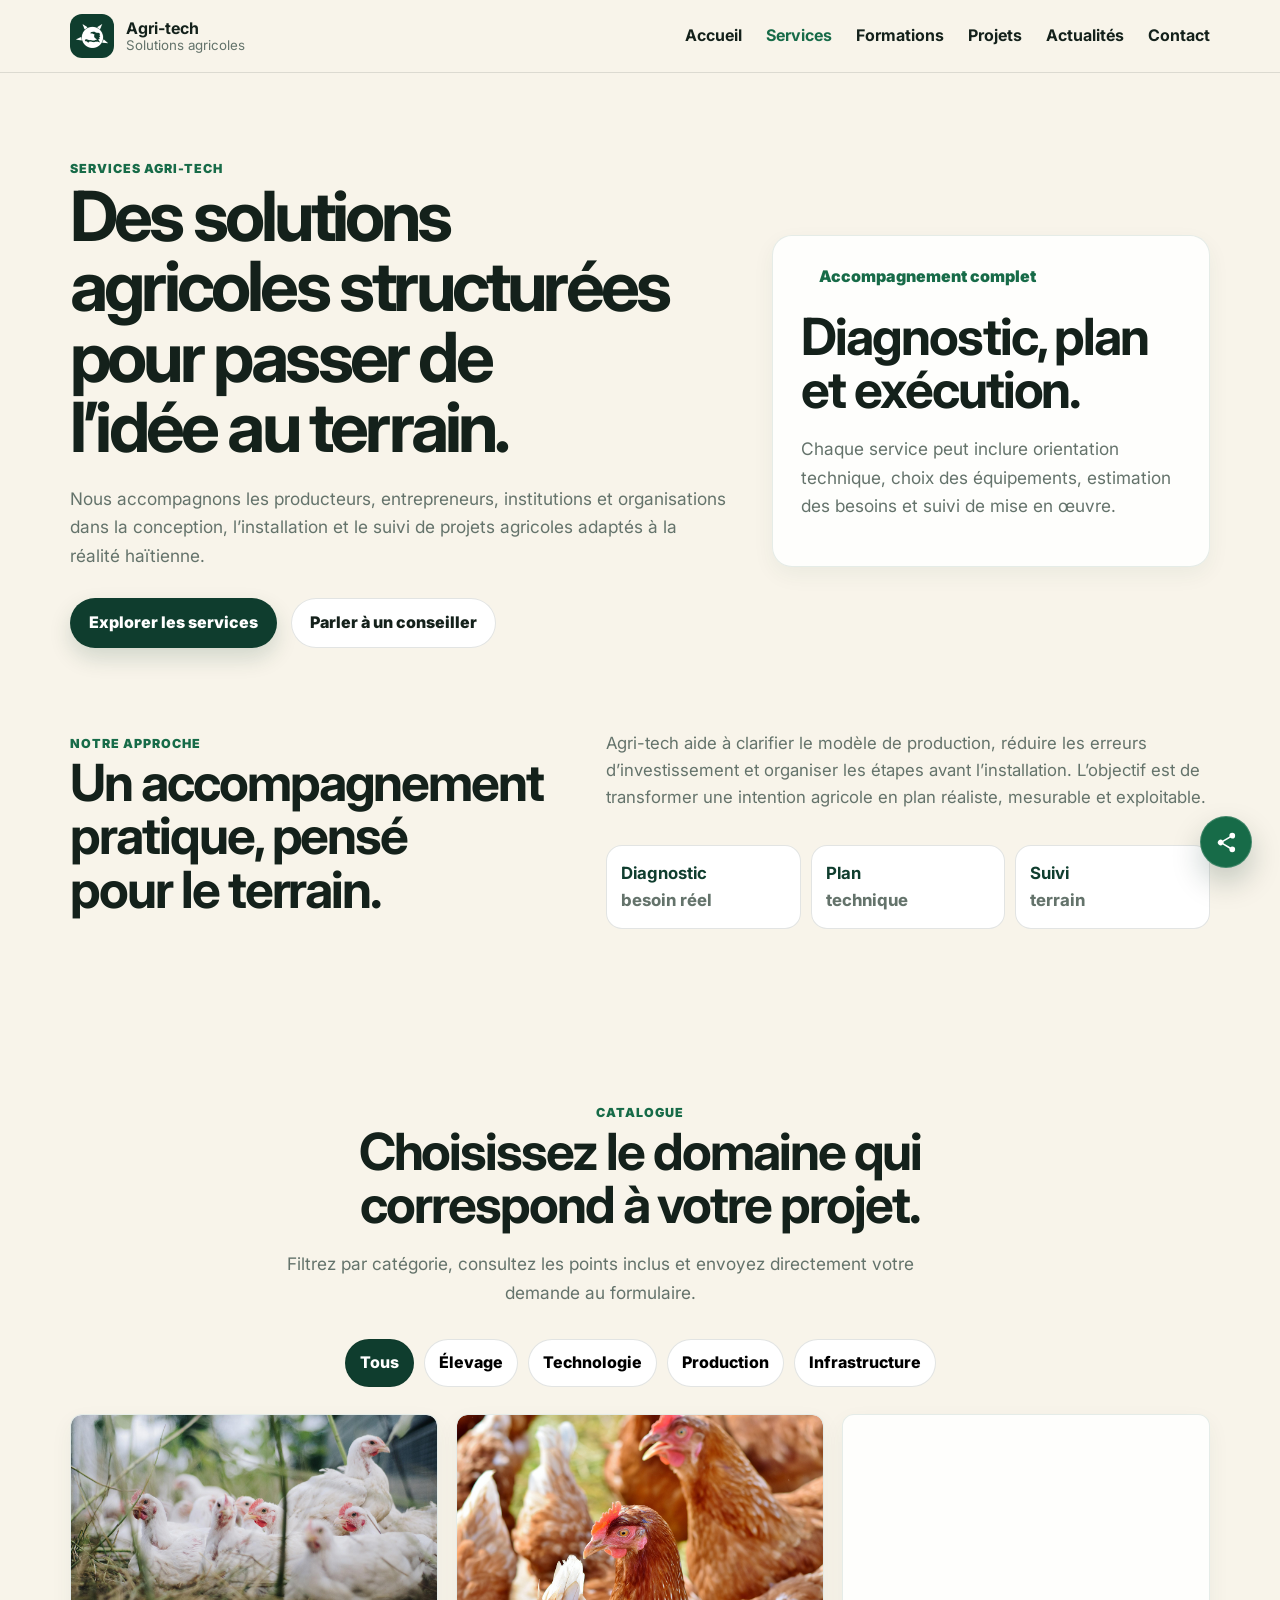
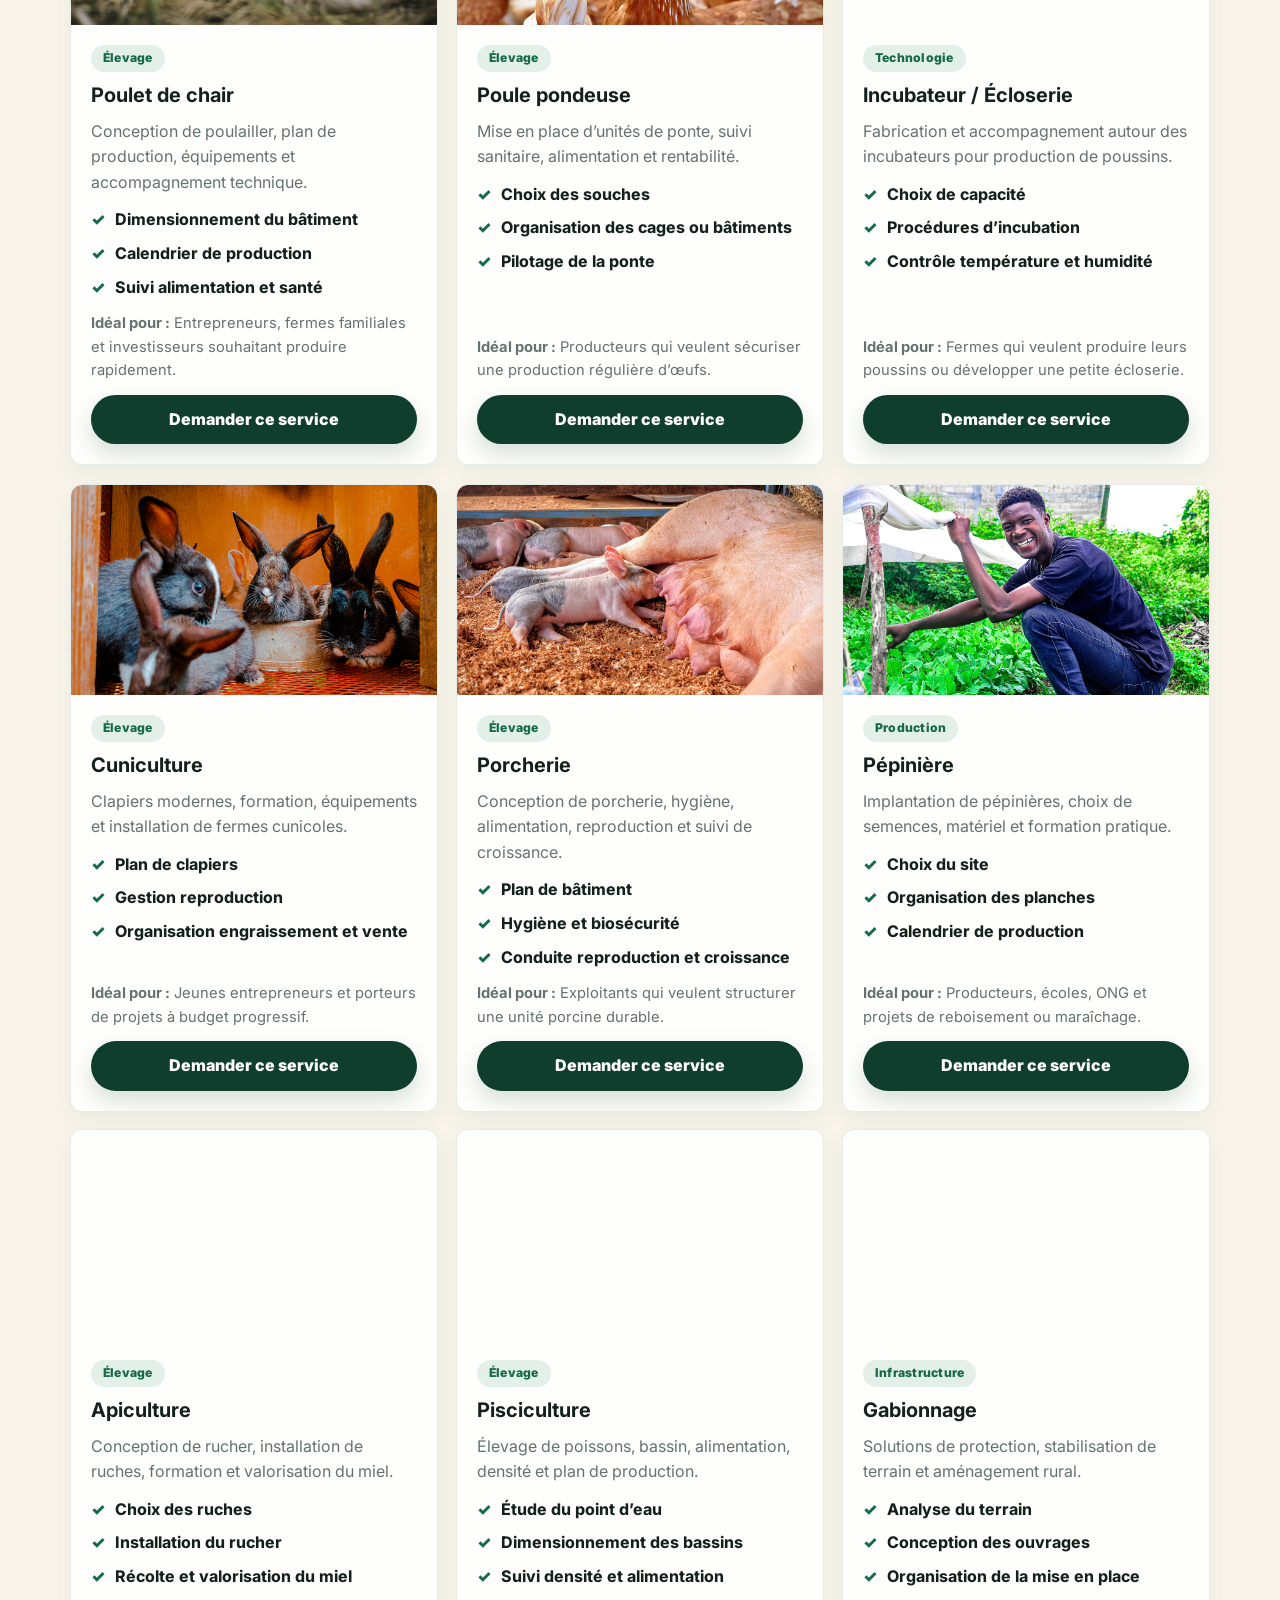
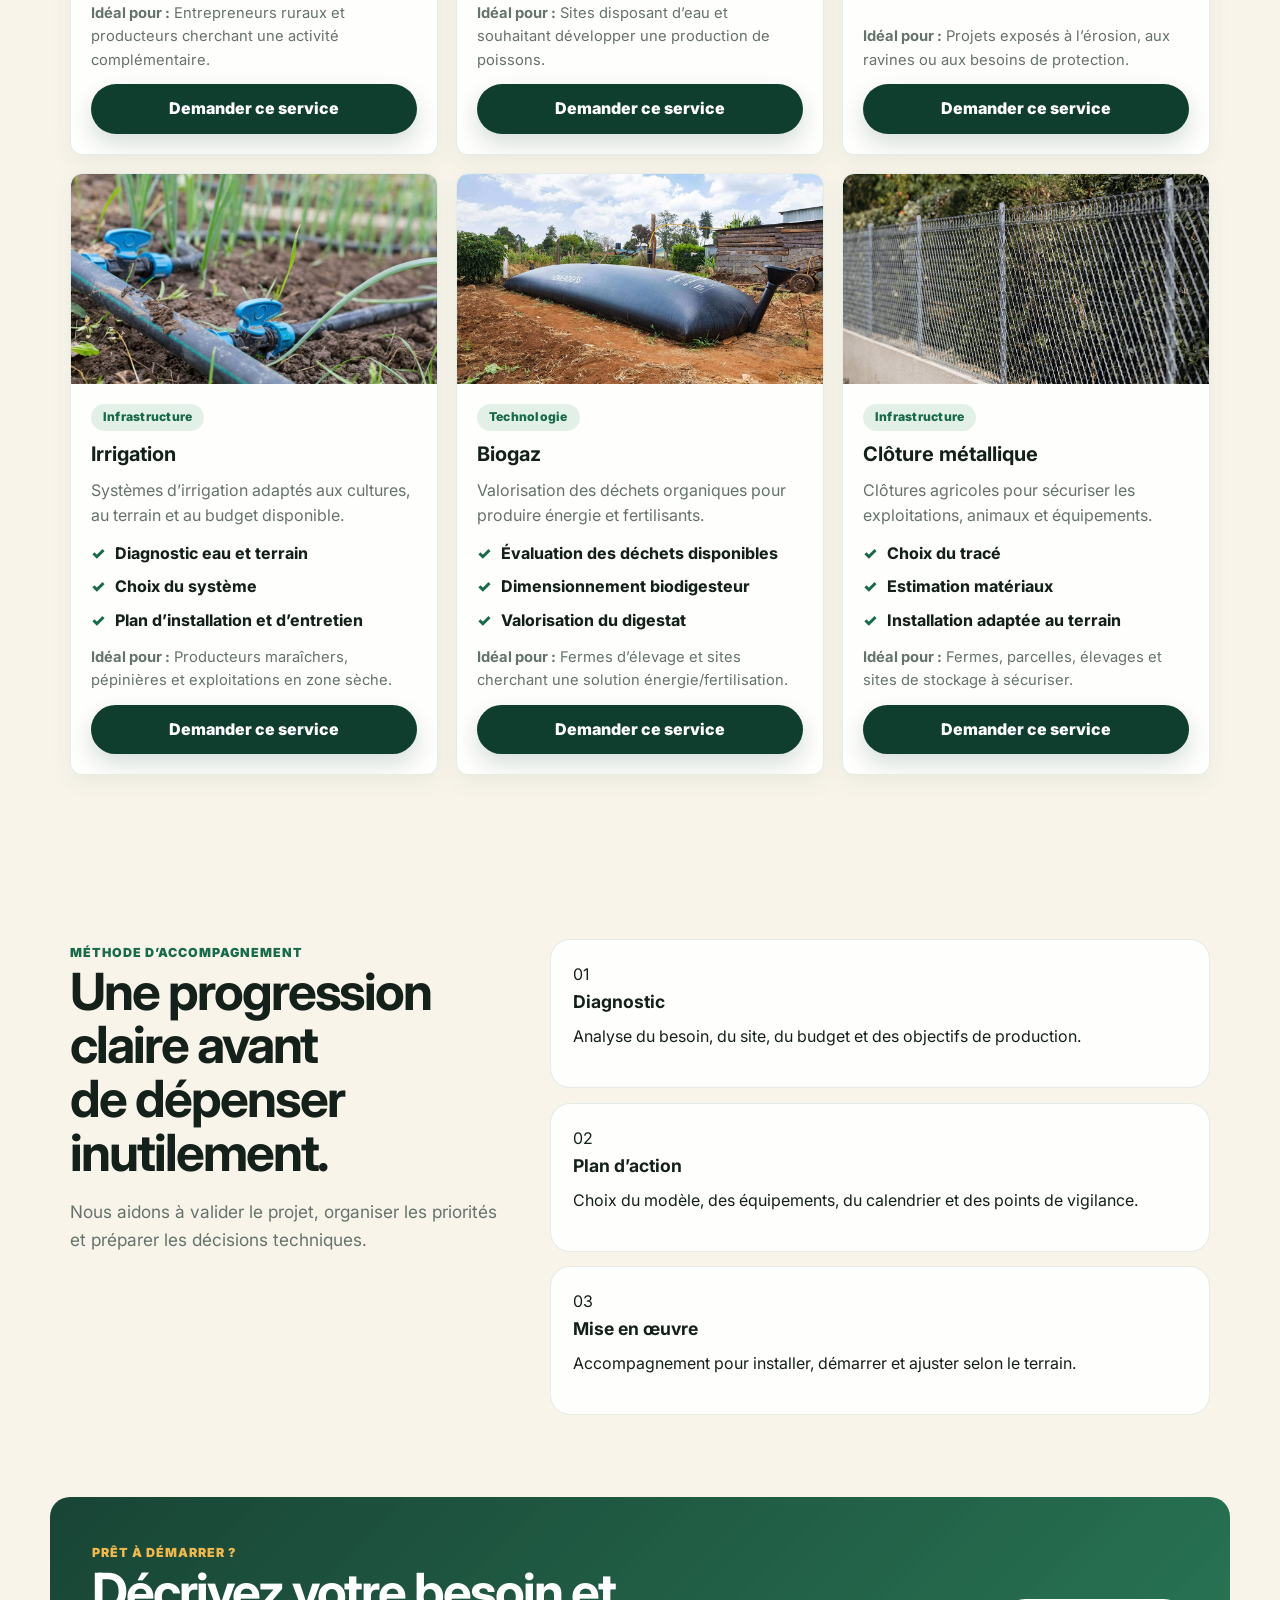
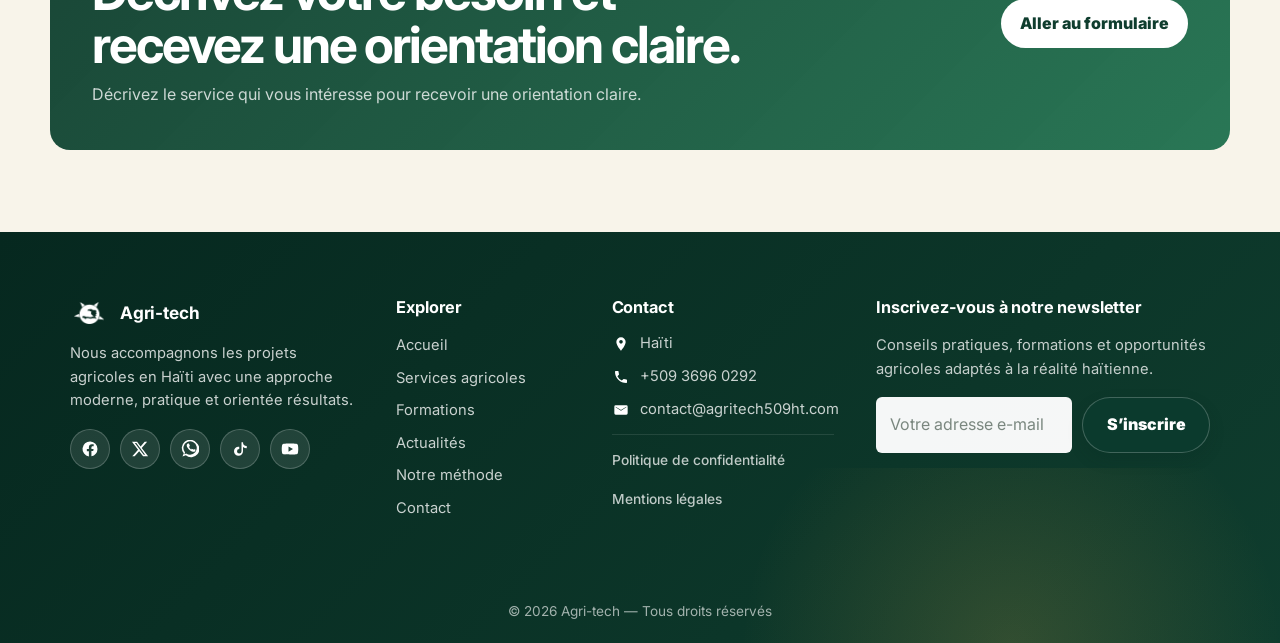
<file: services.html>
<!DOCTYPE html>
<html lang="fr">
<head>
  <meta charset="UTF-8" />
  <meta name="viewport" content="width=device-width, initial-scale=1.0" />
  <meta name="description" content="Découvrez les services Agri-Tech : élevage, irrigation, pépinière, biogaz, apiculture, pisciculture, infrastructures et accompagnement agricole en Haïti." />
  <meta name="theme-color" content="#0f3d2e" />
  <meta name="robots" content="index, follow" />
  <meta property="og:site_name" content="Agri-tech" />
  <meta property="og:type" content="website" />
  <meta property="og:title" content="Services Agri-tech | Solutions agricoles en Haïti" />
  <meta property="og:description" content="Découvrez les services Agri-tech : élevage, irrigation, pépinière, biogaz, apiculture, pisciculture, infrastructures et accompagnement agricole en Haïti." />
  <meta property="og:image" content="https://agritech509ht.com/assets/images/irrigation.jpg" />
  <meta property="og:image:alt" content="Agri-tech - Solutions agricoles en Haïti" />
  <meta property="og:url" content="https://agritech509ht.com/services.html" />
  <meta name="twitter:card" content="summary_large_image" />
  <meta name="twitter:title" content="Services Agri-tech | Solutions agricoles en Haïti" />
  <meta name="twitter:description" content="Découvrez les services Agri-tech : élevage, irrigation, pépinière, biogaz, apiculture, pisciculture, infrastructures et accompagnement agricole en Haïti." />
  <meta name="twitter:image" content="https://agritech509ht.com/assets/images/irrigation.jpg" />
  <title>Services | Agri-tech</title>
  <link rel="icon" type="image/png" href="assets/icons/favicon-agritech.png?v=7">
  <link rel="canonical" href="https://agritech509ht.com/services.html" />
  <link rel="preconnect" href="https://fonts.googleapis.com" />
  <link rel="preconnect" href="https://fonts.gstatic.com" crossorigin />
  <link href="https://fonts.googleapis.com/css2?family=Inter:wght@400;500;600;700;800;900&display=swap" rel="stylesheet" />
  <link rel="stylesheet" href="css/main.css" />
</head>
<body>
  <a class="skip-link" href="#main">Aller au contenu principal</a>

  <!-- Navigation générée par node scripts/sync-navbar.mjs -->
  <header class="site-header" id="top">
    <nav class="navbar" aria-label="Navigation principale">
      <a class="brand" href="index.html" aria-label="Retour à l’accueil Agri-tech">
        <span class="brand-mark"><img src="assets/images/logo-agritech.png" alt="" aria-hidden="true" width="127" height="96" decoding="async" /></span>
        <span class="brand-text"><strong>Agri-tech</strong><small>Solutions agricoles</small></span>
      </a>

      <button class="menu-btn" id="menuBtn" type="button" aria-label="Ouvrir le menu" aria-expanded="false" aria-controls="navLinks">
        <span class="menu-icon" aria-hidden="true">
          <span class="menu-line"></span>
          <span class="menu-line"></span>
          <span class="menu-line"></span>
        </span>
      </button>

      <div class="nav-links" id="navLinks">
        <a href="index.html">Accueil</a>
        <a href="services.html" aria-current="page">Services</a>
        <a href="formations.html">Formations</a>
        <a href="projets.html">Projets</a>
        <a href="actualites.html">Actualités</a>
        <a href="index.html#leadForm">Contact</a>
      </div>
    </nav>
  </header>

  <main id="main">
    <section class="hero page-hero section-pad">
      <div class="reveal is-visible">
        <span class="eyebrow">Services Agri-tech</span>
        <h1>Des solutions agricoles structurées pour passer de l’idée au terrain.</h1>
        <p>Nous accompagnons les producteurs, entrepreneurs, institutions et organisations dans la conception, l’installation et le suivi de projets agricoles adaptés à la réalité haïtienne.</p>
        <div class="hero-actions">
          <a href="#catalogue-services" class="btn primary">Explorer les services</a>
          <a href="index.html#leadForm" class="btn secondary">Parler à un conseiller</a>
        </div>
      </div>
      <aside class="hero-card reveal is-visible reveal-delay-1">
        <div class="card-top card-top-inset">Accompagnement complet</div>
        <h2>Diagnostic, plan et exécution.</h2>
        <p>Chaque service peut inclure orientation technique, choix des équipements, estimation des besoins et suivi de mise en œuvre.</p>
      </aside>
    </section>

    <section class="section-pad page-intro reveal">
      <div class="section-head left">
        <span class="eyebrow">Notre approche</span>
        <h2>Un accompagnement pratique, pensé pour le terrain.</h2>
      </div>
      <div class="intro-grid">
        <p>Agri-tech aide à clarifier le modèle de production, réduire les erreurs d’investissement et organiser les étapes avant l’installation. L’objectif est de transformer une intention agricole en plan réaliste, mesurable et exploitable.</p>
        <div class="mini-metrics" aria-label="Points clés de l’accompagnement">
          <span><strong>Diagnostic</strong> besoin réel</span>
          <span><strong>Plan</strong> technique</span>
          <span><strong>Suivi</strong> terrain</span>
        </div>
      </div>
    </section>

    <section class="section-pad" id="catalogue-services">
      <div class="section-head reveal">
        <span class="eyebrow">Catalogue</span>
        <h2>Choisissez le domaine qui correspond à votre projet.</h2>
        <p>Filtrez par catégorie, consultez les points inclus et envoyez directement votre demande au formulaire.</p>
      </div>
      <div class="filters reveal reveal-delay-1" id="servicePageFilters" aria-label="Filtres de services"></div>
      <div class="detail-grid" id="servicePageGrid"></div>
    </section>

    <section class="section-pad split-section page-method" id="methode-services">
      <div class="section-head left reveal">
        <span class="eyebrow">Méthode d’accompagnement</span>
        <h2>Une progression claire avant de dépenser inutilement.</h2>
        <p>Nous aidons à valider le projet, organiser les priorités et préparer les décisions techniques.</p>
      </div>
      <div class="steps compact-steps">
        <article class="reveal reveal-delay-1"><span>01</span><h3>Diagnostic</h3><p>Analyse du besoin, du site, du budget et des objectifs de production.</p></article>
        <article class="reveal reveal-delay-2"><span>02</span><h3>Plan d’action</h3><p>Choix du modèle, des équipements, du calendrier et des points de vigilance.</p></article>
        <article class="reveal reveal-delay-3"><span>03</span><h3>Mise en œuvre</h3><p>Accompagnement pour installer, démarrer et ajuster selon le terrain.</p></article>
      </div>
    </section>

    <section class="section-pad page-cta reveal">
      <div>
        <span class="eyebrow">Prêt à démarrer ?</span>
        <h2>Décrivez votre besoin et recevez une orientation claire.</h2>
        <p>Décrivez le service qui vous intéresse pour recevoir une orientation claire.</p>
      </div>
      <a href="index.html#leadForm" class="btn primary">Aller au formulaire</a>
    </section>
  </main>

  <footer class="site-footer reveal">
    <div class="footer-container">
      <div class="footer-col">
        <div class="footer-brand">
          <span class="footer-brand-mark"><img src="assets/images/logo-agritech.png" alt="" aria-hidden="true" width="127" height="96" loading="lazy" decoding="async" /></span>
          <h4>Agri-tech</h4>
        </div>
        <p>Nous accompagnons les projets agricoles en Haïti avec une approche moderne, pratique et orientée résultats.</p>
        <div class="social-links">
          <a href="https://www.facebook.com/share/r/18gXPKBXSw/" rel="noopener noreferrer" aria-label="Facebook"><svg viewBox="0 0 24 24" aria-hidden="true"><path d="M22 12a10 10 0 1 0-11.5 9.9v-7h-2.7v-2.9h2.7V9.8c0-2.7 1.6-4.2 4-4.2 1.2 0 2.4.2 2.4.2v2.6h-1.3c-1.3 0-1.7.8-1.7 1.6v1.9h2.9l-.5 2.9h-2.4v7A10 10 0 0 0 22 12"/></svg></a>
          <a href="https://x.com/agritech509ht" rel="noopener noreferrer" aria-label="X / Twitter"><svg viewBox="0 0 24 24" aria-hidden="true"><path d="M18.2 2.3h3.3l-7.2 8.2 8.5 11.2h-6.7l-5.2-6.8-6 6.8H1.7l7.7-8.8L1.3 2.3h6.8l4.7 6.2 5.4-6.2Zm-1.2 17.5h1.8L7.1 4.1h-2L17 19.8Z"/></svg></a>
          <a href="https://wa.me/message/M562PWBR2VZ4G1" rel="noopener noreferrer" aria-label="WhatsApp"><svg viewBox="0 0 24 24" aria-hidden="true"><path d="M20.5 3.5A11 11 0 0 0 3.7 17.8L2 22l4.4-1.6A11 11 0 1 0 20.5 3.5Zm-8.6 16a8.9 8.9 0 0 1-4.5-1.2l-.3-.2-2.6.9.9-2.5-.2-.3A8.9 8.9 0 1 1 11.9 19.5Zm4.9-6.7c-.3-.2-1.7-.8-2-.9s-.5-.2-.7.2-.8.9-1 .1a7.3 7.3 0 0 1-2.2-2.7c-.2-.4 0-.6.2-.8l.3-.3c.1-.1.2-.2.3-.4s0-.4 0-.6-.7-1.7-1-2.3c-.3-.6-.5-.5-.7-.5h-.6a1.1 1.1 0 0 0-.8.4 3.2 3.2 0 0 0-1 2.4 5.6 5.6 0 0 0 1.2 3c.2.3 2.1 3.2 5 4.5 2.9 1.2 2.9.8 3.4.7.5 0 1.7-.7 1.9-1.4.2-.7.2-1.3.1-1.4-.1-.1-.3-.2-.6-.4Z"/></svg></a>
          <a href="https://www.tiktok.com/@agritech509ht/video/7630120796760902929?is_from_webapp=1&sender_device=pc&web_id=7335186728916895237" rel="noopener noreferrer" aria-label="TikTok"><svg viewBox="0 0 24 24" aria-hidden="true"><path d="M16 3a5 5 0 0 0 5 5v3a8 8 0 0 1-5-1.8V15a6 6 0 1 1-6-6c.3 0 .7 0 1 .1v3a3 3 0 1 0 3 3V3h2Z"/></svg></a>
          <a href="https://youtu.be/6SmNMzOq4Qk?si=heft7CGXD4-MAzHj" rel="noopener noreferrer" aria-label="YouTube"><svg viewBox="0 0 24 24" aria-hidden="true"><path d="M23 12s0-3.5-.5-5.2a2.7 2.7 0 0 0-1.9-1.9C18.8 4.5 12 4.5 12 4.5s-6.8 0-8.6.4a2.7 2.7 0 0 0-1.9 1.9C1 8.5 1 12 1 12s0 3.5.5 5.2a2.7 2.7 0 0 0 1.9 1.9c1.8.4 8.6.4 8.6.4s6.8 0 8.6-.4a2.7 2.7 0 0 0 1.9-1.9C23 15.5 23 12 23 12ZM10 15.5v-7l6 3.5-6 3.5Z"/></svg></a>
        </div>
      </div>

      <div class="footer-col footer-links">
        <h4>Explorer</h4>
        <a href="index.html">Accueil</a>
        <a href="services.html">Services agricoles</a>
        <a href="formations.html">Formations</a>
        <a href="actualites.html">Actualités</a>
        <a href="index.html#processus">Notre méthode</a>
        <a href="index.html#leadForm">Contact</a>
      </div>

      <div class="footer-col footer-contact">
        <h4>Contact</h4>
        <div class="contact-list">
          <div class="contact-item"><span class="contact-icon"><svg viewBox="0 0 24 24" aria-hidden="true"><path d="M12 2a7 7 0 0 0-7 7c0 5.2 7 13 7 13s7-7.8 7-13a7 7 0 0 0-7-7Zm0 9.5A2.5 2.5 0 1 1 12 6a2.5 2.5 0 0 1 0 5.5Z"/></svg></span><span>Haïti</span></div>
          <div class="contact-item"><span class="contact-icon"><svg viewBox="0 0 24 24" aria-hidden="true"><path d="M6.6 10.8a15.1 15.1 0 0 0 6.6 6.6l2.2-2.2a1 1 0 0 1 1-.2 11.4 11.4 0 0 0 3.6.6 1 1 0 0 1 1 1V20a1 1 0 0 1-1 1A17 17 0 0 1 3 4a1 1 0 0 1 1-1h3.4a1 1 0 0 1 1 1 11.4 11.4 0 0 0 .6 3.6 1 1 0 0 1-.2 1l-2.2 2.2Z"/></svg></span><a href="tel:+50936960292">+509 3696 0292</a></div>
          <div class="contact-item"><span class="contact-icon"><svg viewBox="0 0 24 24" aria-hidden="true"><path d="M4 5h16a2 2 0 0 1 2 2v10a2 2 0 0 1-2 2H4a2 2 0 0 1-2-2V7a2 2 0 0 1 2-2Zm8 8 8-5V7l-8 5-8-5v1l8 5Z"/></svg></span><a href="mailto:contact@agritech509ht.com">contact@agritech509ht.com</a></div>
        </div>
        <div class="footer-legal-links" aria-label="Liens légaux">
          <a href="politique-confidentialite.html">Politique de confidentialité</a>
          <a href="mentions-legales.html">Mentions légales</a>
        </div>
      </div>

      <div class="footer-col footer-newsletter">
        <h4>Inscrivez-vous à notre newsletter</h4>
        <p id="newsletterDescription">Conseils pratiques, formations et opportunités agricoles adaptés à la réalité haïtienne.</p>
        <form class="newsletter-form" id="newsletterForm" method="post" aria-describedby="newsletterDescription" novalidate>
          <label class="sr-only" for="newsletterEmail">Votre adresse e-mail</label>
          <div class="newsletter-row">
            <input type="email" id="newsletterEmail" maxlength="254" name="newsletter_email" placeholder="Votre adresse e-mail" autocomplete="email" required />
            <button class="btn primary" type="submit" id="newsletterSubmit" disabled>S’inscrire</button>
          </div>
          <noscript>Activez JavaScript pour vous inscrire à la newsletter.</noscript>
          <div class="newsletter-status" id="newsletterStatus" role="status" aria-live="polite" aria-atomic="true"></div>
        </form>
      </div>
    </div>
    <div class="footer-bottom">© 2026 Agri-tech — Tous droits réservés</div>
  </footer>

  <script src="js/analytics.js" defer></script>
  <script type="module" src="js/pages/footer-newsletter.js"></script>
  <script type="module" src="js/pages/services-page.js"></script>
</body>
</html>
</file>
<file: css/main.css>
/* Agri-Tech CSS entrypoint. */
@import url('./variables.css');
@import url('./layout.css');
@import url('./components.css');
@import url('./pages/home.css');
@import url('./pages/content.css');
@import url('./pages/newsletter.css');
</file>
